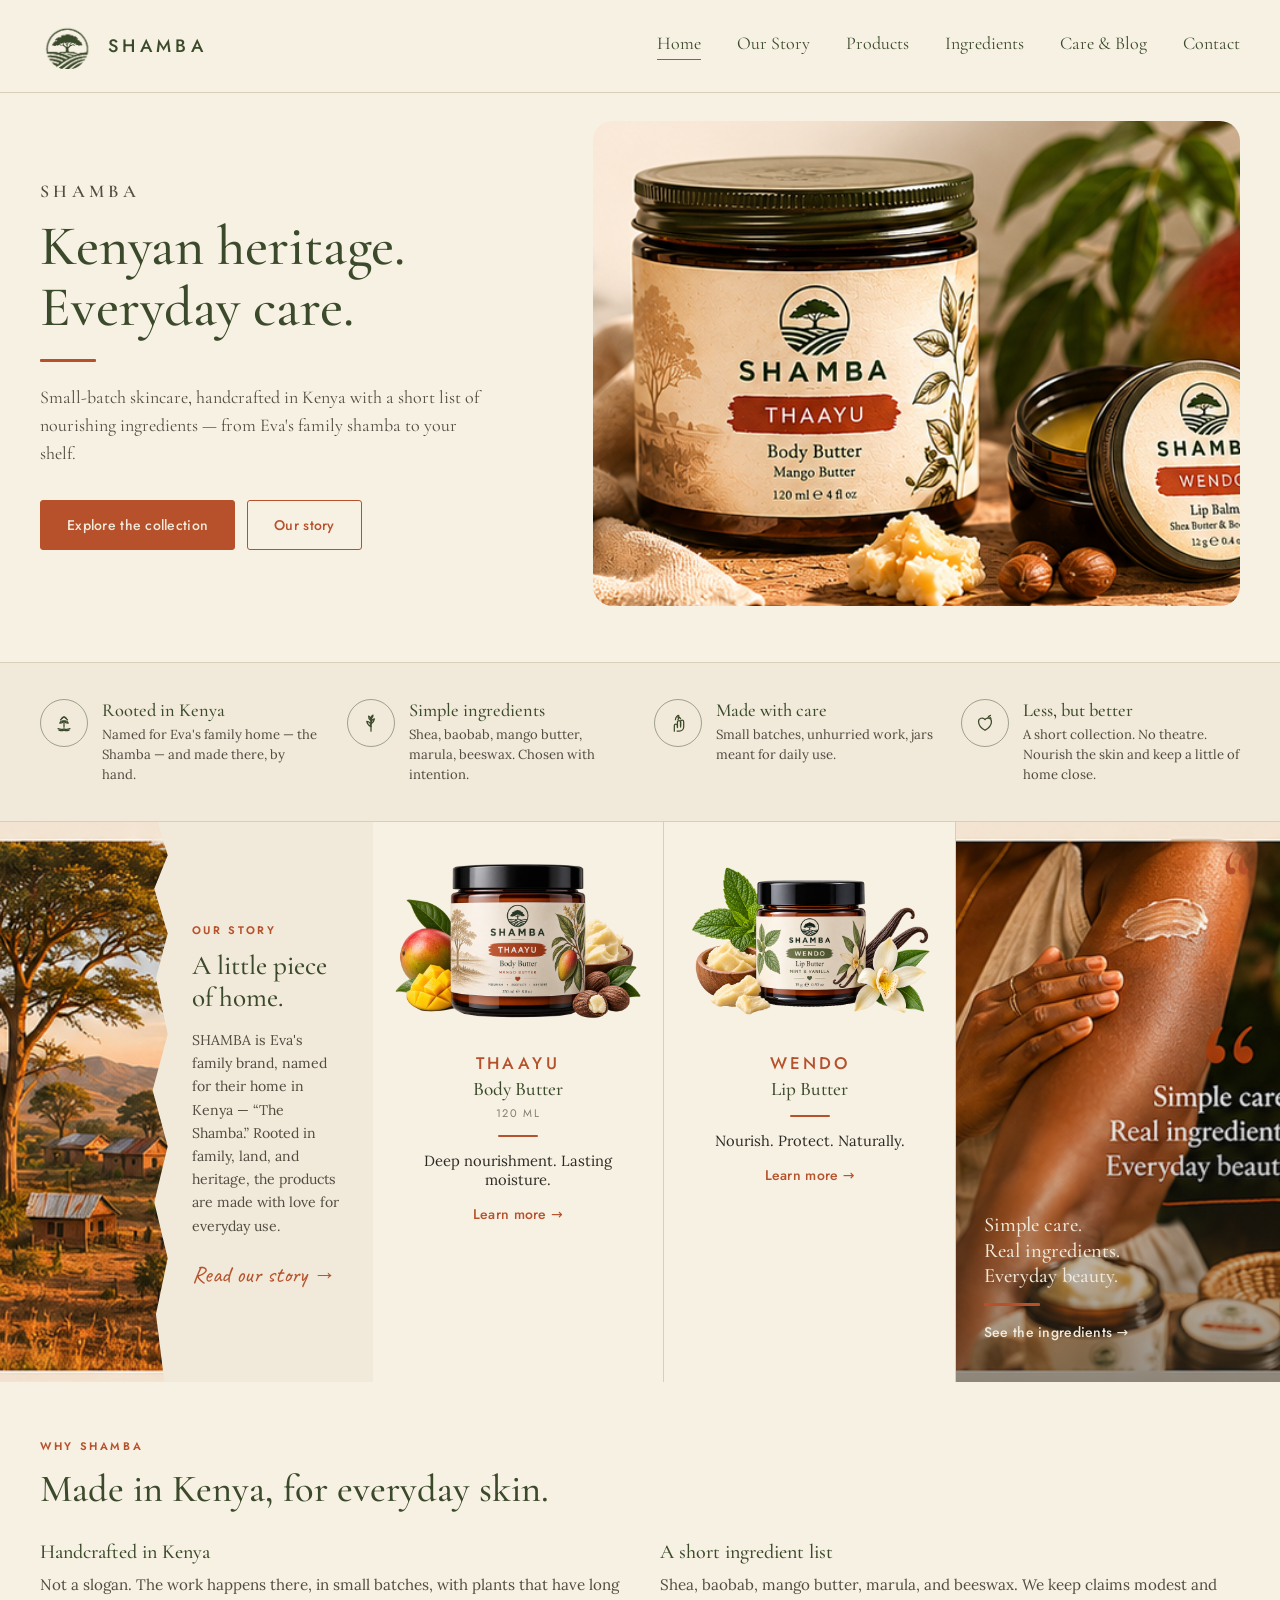
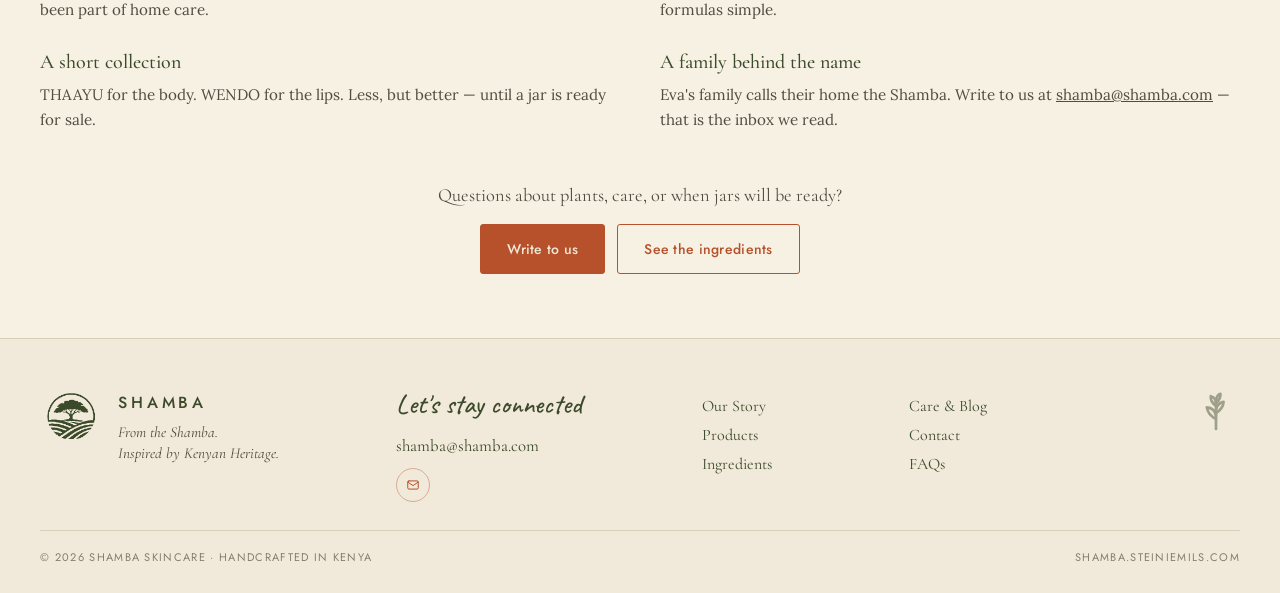
<file: index.html>
<!doctype html>
<html lang="en">
<head>
  <meta charset="utf-8">
  <meta name="viewport" content="width=device-width, initial-scale=1, viewport-fit=cover">
  <title>SHAMBA &mdash; Kenyan-inspired natural skincare</title>
  <meta name="description" content="Handcrafted in Kenya. THAAYU body butter and WENDO lip butter made with simple, nourishing ingredients.">
  <link rel="canonical" href="https://shamba.steiniemils.com/">
  <meta property="og:title" content="SHAMBA &mdash; Kenyan-inspired natural skincare">
  <meta property="og:description" content="Handcrafted in Kenya. Simple ingredients. Small-batch care from Eva's family shamba.">
  <meta property="og:image" content="https://shamba.steiniemils.com/assets/hero.jpg">
  <meta property="og:url" content="https://shamba.steiniemils.com/">
  <meta property="og:type" content="website">
  <link rel="preconnect" href="https://fonts.googleapis.com">
  <link rel="preconnect" href="https://fonts.gstatic.com" crossorigin>
  <link href="https://fonts.googleapis.com/css2?family=Caveat:wght@500;600&family=Cormorant+Garamond:ital,wght@0,400;0,500;0,600;1,400&family=Jost:wght@400;500;600&family=Lora:ital,wght@0,400;0,500;1,400&display=swap" rel="stylesheet">
  <link rel="stylesheet" href="styles.css?v=7">
  <link rel="icon" href="assets/favicon.png" type="image/png">
  <link rel="icon" href="assets/favicon-32.png" type="image/png" sizes="32x32">
  <link rel="apple-touch-icon" href="assets/apple-touch-icon.png">
</head>
<body data-page="home">
  <a class="skip" href="#main">Skip to content</a>
  <div class="nav-bar">
    <header class="nav">
      <a class="brand" href="index.html">
        <img src="assets/logo-mark.png" alt="" width="56" height="56">
        <span class="wordmark">SHAMBA</span>
      </a>
      <button class="nav-toggle" type="button" aria-label="Open menu" aria-expanded="false" aria-controls="site-nav">
        <span></span><span></span><span></span>
      </button>
      <nav class="nav-links" id="site-nav" aria-label="Primary">
        <a href="index.html" data-nav="home">Home</a>
        <a href="story.html" data-nav="story">Our Story</a>
        <a href="index.html#products" data-nav="products">Products</a>
        <a href="ingredients.html" data-nav="ingredients">Ingredients</a>
        <a href="care.html" data-nav="care">Care &amp; Blog</a>
        <a href="contact.html" data-nav="contact">Contact</a>
      </nav>
    </header>
  </div>

  <main id="main">
    <section class="hero">
      <div class="hero-copy">
        <p class="eyebrow">SHAMBA</p>
        <h1>Kenyan heritage.<br>Everyday care.</h1>
        <div class="rule" aria-hidden="true"></div>
        <p>Small-batch skincare, handcrafted in Kenya with a short list of nourishing ingredients &mdash; from Eva's family shamba to your shelf.</p>
        <div class="hero-actions">
          <a class="btn btn-fill" href="#products">Explore the collection</a>
          <a class="btn btn-ghost" href="story.html">Our story</a>
        </div>
      </div>
      <div class="hero-media">
        <img src="assets/hero.jpg" alt="THAAYU body butter and WENDO lip butter styled with mango, shea butter, and leaves" width="1200" height="900" fetchpriority="high" decoding="async">
      </div>
    </section>

    <section class="features" aria-label="SHAMBA principles">
      <div class="feature">
        <span class="feature-icon" aria-hidden="true">
          <img src="assets/icons/tree.svg" alt="" width="22" height="22">
        </span>
        <div>
          <h2>Rooted in Kenya</h2>
          <p>Named for Eva's family home &mdash; the Shamba &mdash; and made there, by hand.</p>
        </div>
      </div>
      <div class="feature">
        <span class="feature-icon" aria-hidden="true">
          <img src="assets/icons/sprig.svg" alt="" width="22" height="22">
        </span>
        <div>
          <h2>Simple ingredients</h2>
          <p>Shea, baobab, mango butter, marula, beeswax. Chosen with intention.</p>
        </div>
      </div>
      <div class="feature">
        <span class="feature-icon" aria-hidden="true">
          <img src="assets/icons/hand-leaf.svg" alt="" width="22" height="22">
        </span>
        <div>
          <h2>Made with care</h2>
          <p>Small batches, unhurried work, jars meant for daily use.</p>
        </div>
      </div>
      <div class="feature">
        <span class="feature-icon" aria-hidden="true">
          <img src="assets/icons/heart-vine.svg" alt="" width="22" height="22">
        </span>
        <div>
          <h2>Less, but better</h2>
          <p>A short collection. No theatre. Nourish the skin and keep a little of home close.</p>
        </div>
      </div>
    </section>

    <section class="showcase" id="products" aria-labelledby="collection-heading">
      <h2 class="visually-hidden" id="collection-heading">The collection</h2>
      <article class="story" id="story">
        <img class="story-photo" src="assets/story-landscape.jpg" alt="Sunset over a Kenyan landscape with acacia trees and homesteads" width="900" height="560" loading="lazy" decoding="async">
        <div class="story-copy">
          <p class="eyebrow">Our Story</p>
          <h2>A little piece of home.</h2>
          <p>SHAMBA is Eva's family brand, named for their home in Kenya &mdash; &ldquo;The Shamba.&rdquo; Rooted in family, land, and heritage, the products are made with love for everyday use.</p>
          <a class="script-link" href="story.html">Read our story &rarr;</a>
        </div>
      </article>

      <article class="product" id="thaayu">
        <div class="product-media">
          <img class="studio" src="assets/thaayu-studio.png" alt="THAAYU body butter jar with mango and shea" width="1536" height="1024" loading="lazy" decoding="async">
        </div>
        <p class="product-name">THAAYU</p>
        <p class="product-kind">Body Butter</p>
        <p class="product-size">120 ml</p>
        <div class="rule rule-center" aria-hidden="true"></div>
        <p class="product-tagline">Deep nourishment. Lasting moisture.</p>
        <a class="shop" href="thaayu.html">Learn more &rarr;</a>
      </article>

      <article class="product" id="wendo">
        <div class="product-media">
          <img class="studio" src="assets/wendo-studio.png" alt="WENDO lip butter jar with shea and botanicals" width="1536" height="1024" loading="lazy" decoding="async">
        </div>
        <p class="product-name">WENDO</p>
        <p class="product-kind">Lip Butter</p>
        <div class="rule rule-center" aria-hidden="true"></div>
        <p class="product-tagline">Nourish. Protect. Naturally.</p>
        <a class="shop" href="wendo.html">Learn more &rarr;</a>
      </article>

      <figure class="quote-panel">
        <img src="assets/lifestyle-model.jpg" alt="Smoothing SHAMBA cream onto skin, wearing a gold Africa pendant" width="800" height="1000" loading="lazy" decoding="async">
        <figcaption>
          <span class="quote-mark" aria-hidden="true">&ldquo;</span>
          <p>Simple care.<br>Real ingredients.<br>Everyday beauty.</p>
          <span class="rule" aria-hidden="true"></span>
          <a class="shop" href="ingredients.html">See the ingredients &rarr;</a>
        </figcaption>
      </figure>
    </section>

    <section class="why" aria-labelledby="why-heading">
      <p class="eyebrow">Why SHAMBA</p>
      <h2 id="why-heading">Made in Kenya, for everyday skin.</h2>
      <div class="why-grid">
        <div>
          <h3>Handcrafted in Kenya</h3>
          <p>Not a slogan. The work happens there, in small batches, with plants that have long been part of home care.</p>
        </div>
        <div>
          <h3>A short ingredient list</h3>
          <p>Shea, baobab, mango butter, marula, and beeswax. We keep claims modest and formulas simple.</p>
        </div>
        <div>
          <h3>A short collection</h3>
          <p>THAAYU for the body. WENDO for the lips. Less, but better &mdash; until a jar is ready for sale.</p>
        </div>
        <div>
          <h3>A family behind the name</h3>
          <p>Eva's family calls their home the Shamba. Write to us at <a href="mailto:shamba@shamba.com">shamba@shamba.com</a> &mdash; that is the inbox we read.</p>
        </div>
      </div>
    </section>

    <div class="band">
      <p>Questions about plants, care, or when jars will be ready?</p>
      <div class="band-actions">
        <a class="btn btn-fill" href="contact.html">Write to us</a>
        <a class="btn btn-ghost" href="ingredients.html">See the ingredients</a>
      </div>
    </div>
  </main>

  <footer class="footer" id="contact">
    <div class="footer-inner">
      <div class="footer-brand">
        <img src="assets/logo-mark.png" alt="" width="64" height="64">
        <div>
          <p class="footer-name wordmark">SHAMBA</p>
          <p class="footer-tag">From the Shamba.<br>Inspired by Kenyan Heritage.</p>
        </div>
      </div>

      <div>
        <h2 class="footer-script">Let's stay connected</h2>
        <p class="footer-email"><a href="mailto:shamba@shamba.com">shamba@shamba.com</a></p>
        <div class="social">
          <a href="mailto:shamba@shamba.com" aria-label="Email SHAMBA">
            <svg viewBox="0 0 24 24"><rect x="3" y="5" width="18" height="14" rx="2" /><path d="m3 7 9 6 9-6" /></svg>
          </a>
        </div>
      </div>

      <ul>
        <li><a href="story.html">Our Story</a></li>
        <li><a href="index.html#products">Products</a></li>
        <li><a href="ingredients.html">Ingredients</a></li>
      </ul>
      <ul>
        <li><a href="care.html">Care &amp; Blog</a></li>
        <li><a href="contact.html">Contact</a></li>
        <li><a href="faqs.html">FAQs</a></li>
      </ul>

      <div class="footer-leaf" aria-hidden="true">
        <img src="assets/icons/sprig.svg" alt="" width="48" height="48">
      </div>
    </div>

    <div class="footer-bottom">
      <p>&copy; 2026 SHAMBA Skincare &middot; Handcrafted in Kenya</p>
      <p><a href="https://shamba.steiniemils.com">shamba.steiniemils.com</a></p>
    </div>
  </footer>

  <script src="script.js?v=4"></script>
</body>
</html>
</file>
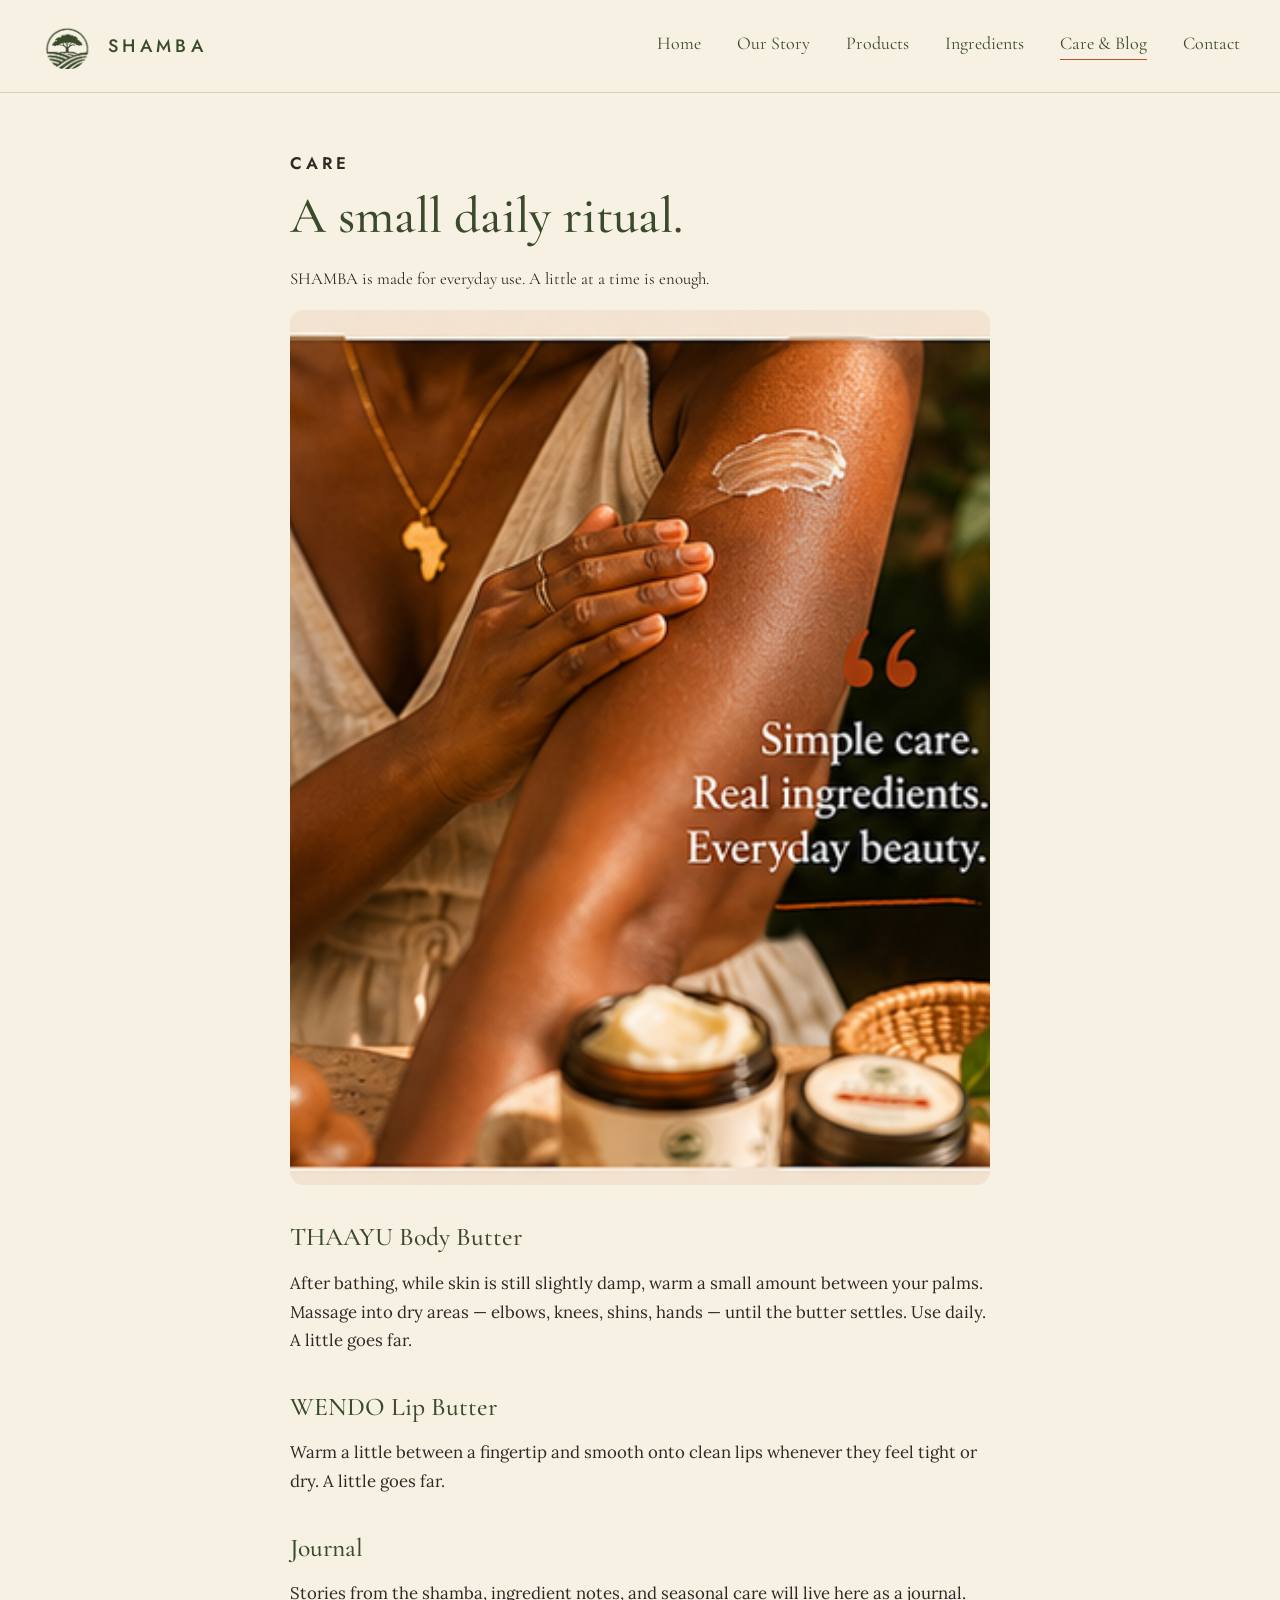
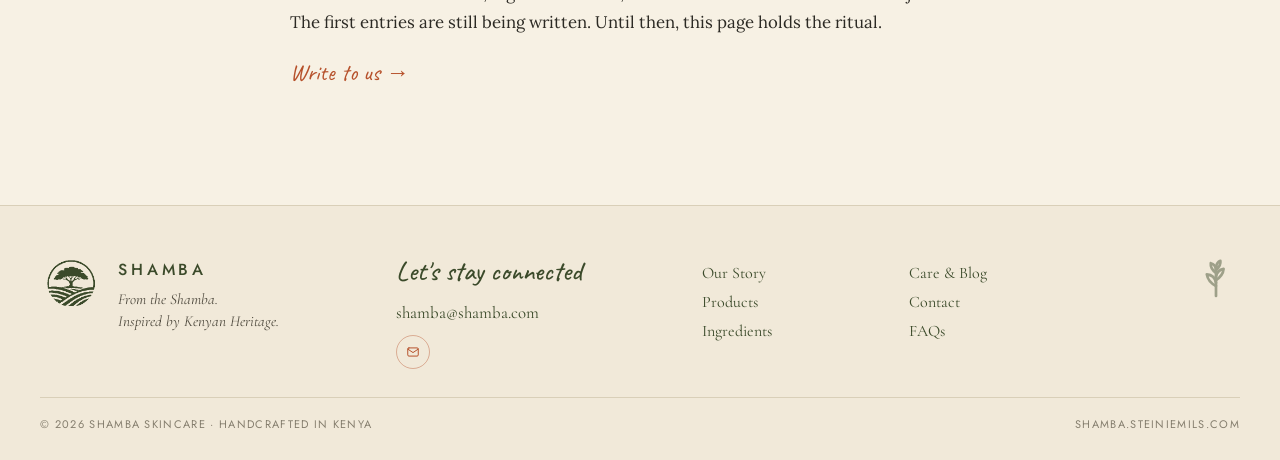
<file: care.html>
<!doctype html>
<html lang="en">
<head>
  <meta charset="utf-8">
  <meta name="viewport" content="width=device-width, initial-scale=1, viewport-fit=cover">
  <title>Care &mdash; How to use THAAYU and WENDO</title>
  <meta name="description" content="How to use THAAYU body butter and WENDO lip butter. A small daily ritual, not a routine of many steps.">
  <link rel="canonical" href="https://shamba.steiniemils.com/care">
  <meta property="og:title" content="Care &mdash; SHAMBA">
  <meta property="og:description" content="A small daily ritual for THAAYU and WENDO.">
  <meta property="og:image" content="https://shamba.steiniemils.com/assets/lifestyle-model.jpg">
  <meta property="og:url" content="https://shamba.steiniemils.com/care">
  <link rel="preconnect" href="https://fonts.googleapis.com">
  <link rel="preconnect" href="https://fonts.gstatic.com" crossorigin>
  <link href="https://fonts.googleapis.com/css2?family=Caveat:wght@500;600&family=Cormorant+Garamond:ital,wght@0,400;0,500;0,600;1,400&family=Jost:wght@400;500;600&family=Lora:ital,wght@0,400;0,500;1,400&display=swap" rel="stylesheet">
  <link rel="stylesheet" href="styles.css?v=7">
  <link rel="icon" href="assets/favicon.png" type="image/png">
  <link rel="apple-touch-icon" href="assets/apple-touch-icon.png">
</head>
<body data-page="care">
  <a class="skip" href="#main">Skip to content</a>
  <div class="nav-bar">
    <header class="nav">
      <a class="brand" href="index.html">
        <img src="assets/logo-mark.png" alt="" width="56" height="56">
        <span class="wordmark">SHAMBA</span>
      </a>
      <button class="nav-toggle" type="button" aria-label="Open menu" aria-expanded="false" aria-controls="site-nav">
        <span></span><span></span><span></span>
      </button>
      <nav class="nav-links" id="site-nav" aria-label="Primary">
        <a href="index.html" data-nav="home">Home</a>
        <a href="story.html" data-nav="story">Our Story</a>
        <a href="index.html#products" data-nav="products">Products</a>
        <a href="ingredients.html" data-nav="ingredients">Ingredients</a>
        <a href="care.html" data-nav="care">Care &amp; Blog</a>
        <a href="contact.html" data-nav="contact">Contact</a>
      </nav>
    </header>
  </div>

  <main id="main" class="page">
    <p class="eyebrow">Care</p>
    <h1>A small daily ritual.</h1>
    <p class="page-lead">SHAMBA is made for everyday use. A little at a time is enough.</p>

    <figure class="page-photo page-photo-tall">
      <img src="assets/lifestyle-model.jpg" alt="Smoothing SHAMBA cream onto skin, wearing a gold Africa pendant" width="900" height="1125" loading="lazy" decoding="async">
    </figure>

    <h2>THAAYU Body Butter</h2>
    <p>After bathing, while skin is still slightly damp, warm a small amount between your palms. Massage into dry areas &mdash; elbows, knees, shins, hands &mdash; until the butter settles. Use daily. A little goes far.</p>

    <h2>WENDO Lip Butter</h2>
    <p>Warm a little between a fingertip and smooth onto clean lips whenever they feel tight or dry. A little goes far.</p>

    <h2>Journal</h2>
    <p>Stories from the shamba, ingredient notes, and seasonal care will live here as a journal. The first entries are still being written. Until then, this page holds the ritual.</p>
    <p><a class="script-link" href="contact.html">Write to us &rarr;</a></p>
  </main>

  <footer class="footer">
    <div class="footer-inner">
      <div class="footer-brand">
        <img src="assets/logo-mark.png" alt="" width="64" height="64">
        <div>
          <p class="footer-name wordmark">SHAMBA</p>
          <p class="footer-tag">From the Shamba.<br>Inspired by Kenyan Heritage.</p>
        </div>
      </div>
      <div>
        <h2 class="footer-script">Let's stay connected</h2>
        <p class="footer-email"><a href="mailto:shamba@shamba.com">shamba@shamba.com</a></p>
        <div class="social">
          <a href="mailto:shamba@shamba.com" aria-label="Email SHAMBA">
            <svg viewBox="0 0 24 24"><rect x="3" y="5" width="18" height="14" rx="2" /><path d="m3 7 9 6 9-6" /></svg>
          </a>
        </div>
      </div>
      <ul>
        <li><a href="story.html">Our Story</a></li>
        <li><a href="index.html#products">Products</a></li>
        <li><a href="ingredients.html">Ingredients</a></li>
      </ul>
      <ul>
        <li><a href="care.html">Care &amp; Blog</a></li>
        <li><a href="contact.html">Contact</a></li>
        <li><a href="faqs.html">FAQs</a></li>
      </ul>
      <div class="footer-leaf" aria-hidden="true">
        <img src="assets/icons/sprig.svg" alt="" width="48" height="48">
      </div>
    </div>
    <div class="footer-bottom">
      <p>&copy; 2026 SHAMBA Skincare &middot; Handcrafted in Kenya</p>
      <p><a href="https://shamba.steiniemils.com">shamba.steiniemils.com</a></p>
    </div>
  </footer>
  <script src="script.js?v=4"></script>
</body>
</html>
</file>
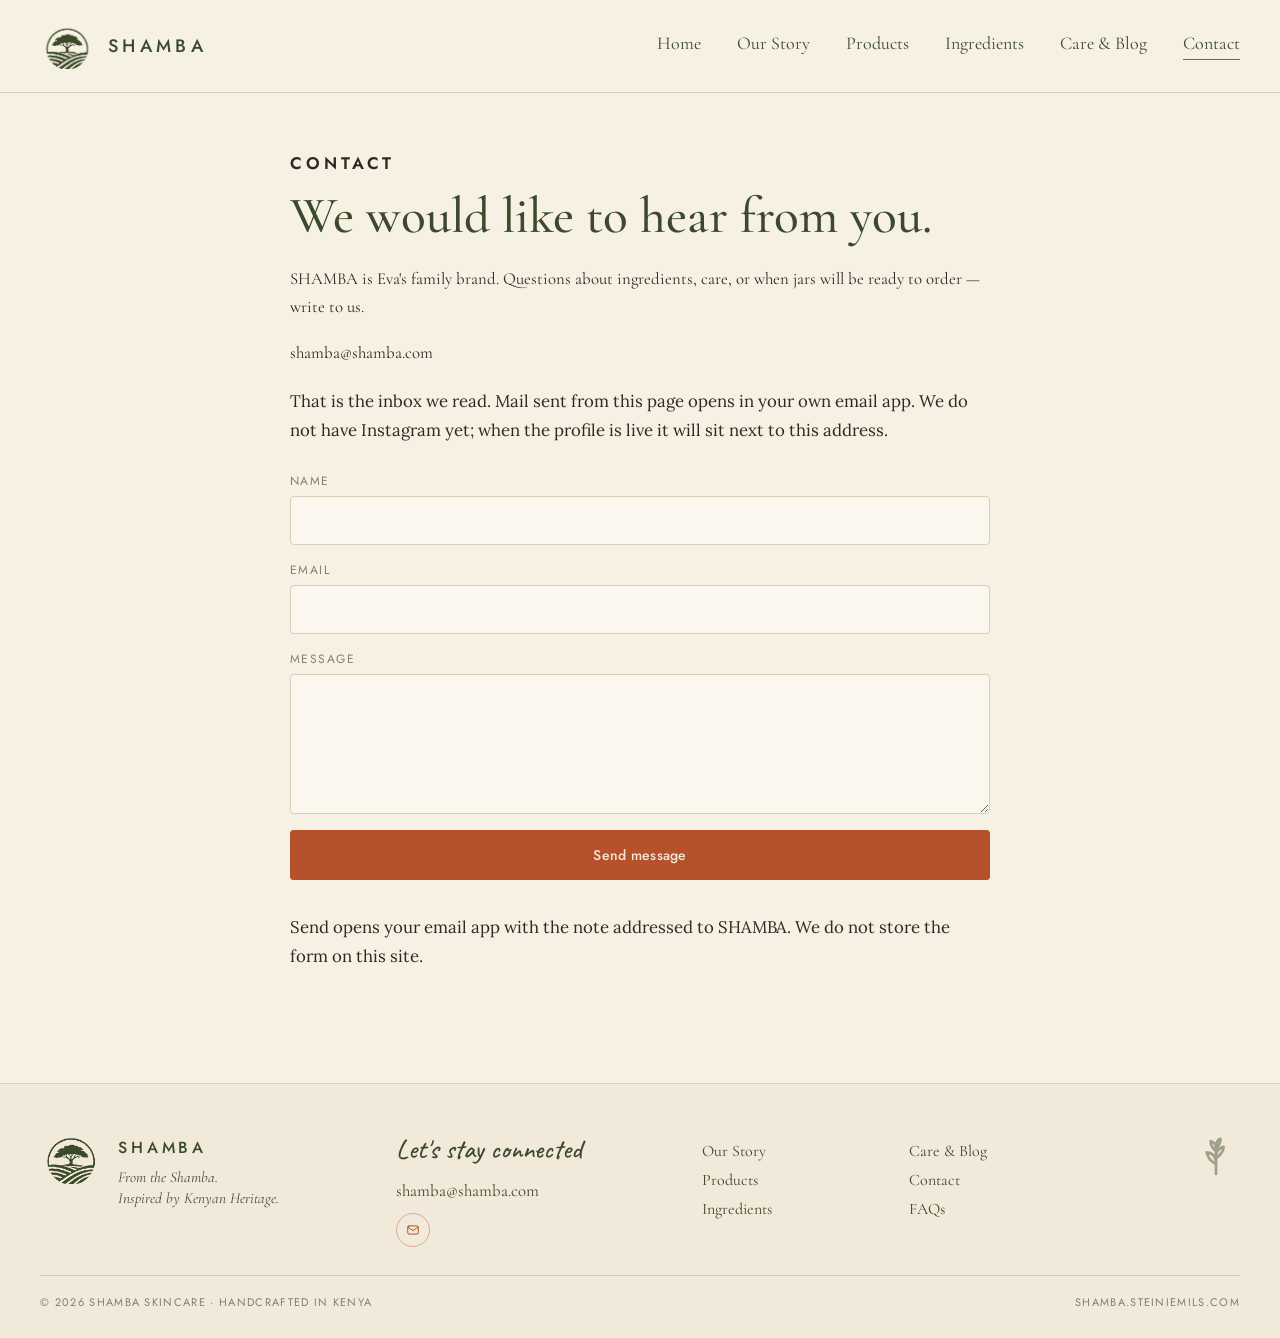
<file: contact.html>
<!doctype html>
<html lang="en">
<head>
  <meta charset="utf-8">
  <meta name="viewport" content="width=device-width, initial-scale=1, viewport-fit=cover">
  <title>Contact Eva at SHAMBA</title>
  <meta name="description" content="Write to Eva's family brand SHAMBA at shamba@shamba.com about THAAYU, WENDO, ingredients, or when jars will be ready.">
  <link rel="canonical" href="https://shamba.steiniemils.com/contact">
  <meta property="og:title" content="Contact &mdash; SHAMBA">
  <meta property="og:description" content="Write to SHAMBA about products, ingredients, or orders.">
  <meta property="og:image" content="https://shamba.steiniemils.com/assets/hero.jpg">
  <meta property="og:url" content="https://shamba.steiniemils.com/contact">
  <link rel="preconnect" href="https://fonts.googleapis.com">
  <link rel="preconnect" href="https://fonts.gstatic.com" crossorigin>
  <link href="https://fonts.googleapis.com/css2?family=Caveat:wght@500;600&family=Cormorant+Garamond:ital,wght@0,400;0,500;0,600;1,400&family=Jost:wght@400;500;600&family=Lora:ital,wght@0,400;0,500;1,400&display=swap" rel="stylesheet">
  <link rel="stylesheet" href="styles.css?v=7">
  <link rel="icon" href="assets/favicon.png" type="image/png">
  <link rel="apple-touch-icon" href="assets/apple-touch-icon.png">
</head>
<body data-page="contact">
  <a class="skip" href="#main">Skip to content</a>
  <div class="nav-bar">
    <header class="nav">
      <a class="brand" href="index.html">
        <img src="assets/logo-mark.png" alt="" width="56" height="56">
        <span class="wordmark">SHAMBA</span>
      </a>
      <button class="nav-toggle" type="button" aria-label="Open menu" aria-expanded="false" aria-controls="site-nav">
        <span></span><span></span><span></span>
      </button>
      <nav class="nav-links" id="site-nav" aria-label="Primary">
        <a href="index.html" data-nav="home">Home</a>
        <a href="story.html" data-nav="story">Our Story</a>
        <a href="index.html#products" data-nav="products">Products</a>
        <a href="ingredients.html" data-nav="ingredients">Ingredients</a>
        <a href="care.html" data-nav="care">Care &amp; Blog</a>
        <a href="contact.html" data-nav="contact">Contact</a>
      </nav>
    </header>
  </div>

  <main id="main" class="page">
    <p class="eyebrow">Contact</p>
    <h1>We would like to hear from you.</h1>
    <p class="page-lead">SHAMBA is Eva's family brand. Questions about ingredients, care, or when jars will be ready to order &mdash; write to us.</p>
    <p class="contact-address"><a href="mailto:shamba@shamba.com">shamba@shamba.com</a></p>
    <p>That is the inbox we read. Mail sent from this page opens in your own email app. We do not have Instagram yet; when the profile is live it will sit next to this address.</p>

    <form class="contact-form" action="mailto:shamba@shamba.com" method="post" enctype="text/plain">
      <label>Name
        <input type="text" name="name" autocomplete="name" required>
      </label>
      <label>Email
        <input type="email" name="email" autocomplete="email" required>
      </label>
      <label>Message
        <textarea name="message" required></textarea>
      </label>
      <button class="btn btn-fill" type="submit">Send message</button>
      <p class="form-note">Send opens your email app with the note addressed to SHAMBA. We do not store the form on this site.</p>
    </form>
  </main>

  <footer class="footer">
    <div class="footer-inner">
      <div class="footer-brand">
        <img src="assets/logo-mark.png" alt="" width="64" height="64">
        <div>
          <p class="footer-name wordmark">SHAMBA</p>
          <p class="footer-tag">From the Shamba.<br>Inspired by Kenyan Heritage.</p>
        </div>
      </div>
      <div>
        <h2 class="footer-script">Let's stay connected</h2>
        <p class="footer-email"><a href="mailto:shamba@shamba.com">shamba@shamba.com</a></p>
        <div class="social">
          <a href="mailto:shamba@shamba.com" aria-label="Email SHAMBA">
            <svg viewBox="0 0 24 24"><rect x="3" y="5" width="18" height="14" rx="2" /><path d="m3 7 9 6 9-6" /></svg>
          </a>
        </div>
      </div>
      <ul>
        <li><a href="story.html">Our Story</a></li>
        <li><a href="index.html#products">Products</a></li>
        <li><a href="ingredients.html">Ingredients</a></li>
      </ul>
      <ul>
        <li><a href="care.html">Care &amp; Blog</a></li>
        <li><a href="contact.html">Contact</a></li>
        <li><a href="faqs.html">FAQs</a></li>
      </ul>
      <div class="footer-leaf" aria-hidden="true">
        <img src="assets/icons/sprig.svg" alt="" width="48" height="48">
      </div>
    </div>
    <div class="footer-bottom">
      <p>&copy; 2026 SHAMBA Skincare &middot; Handcrafted in Kenya</p>
      <p><a href="https://shamba.steiniemils.com">shamba.steiniemils.com</a></p>
    </div>
  </footer>
  <script src="script.js?v=4"></script>
</body>
</html>
</file>
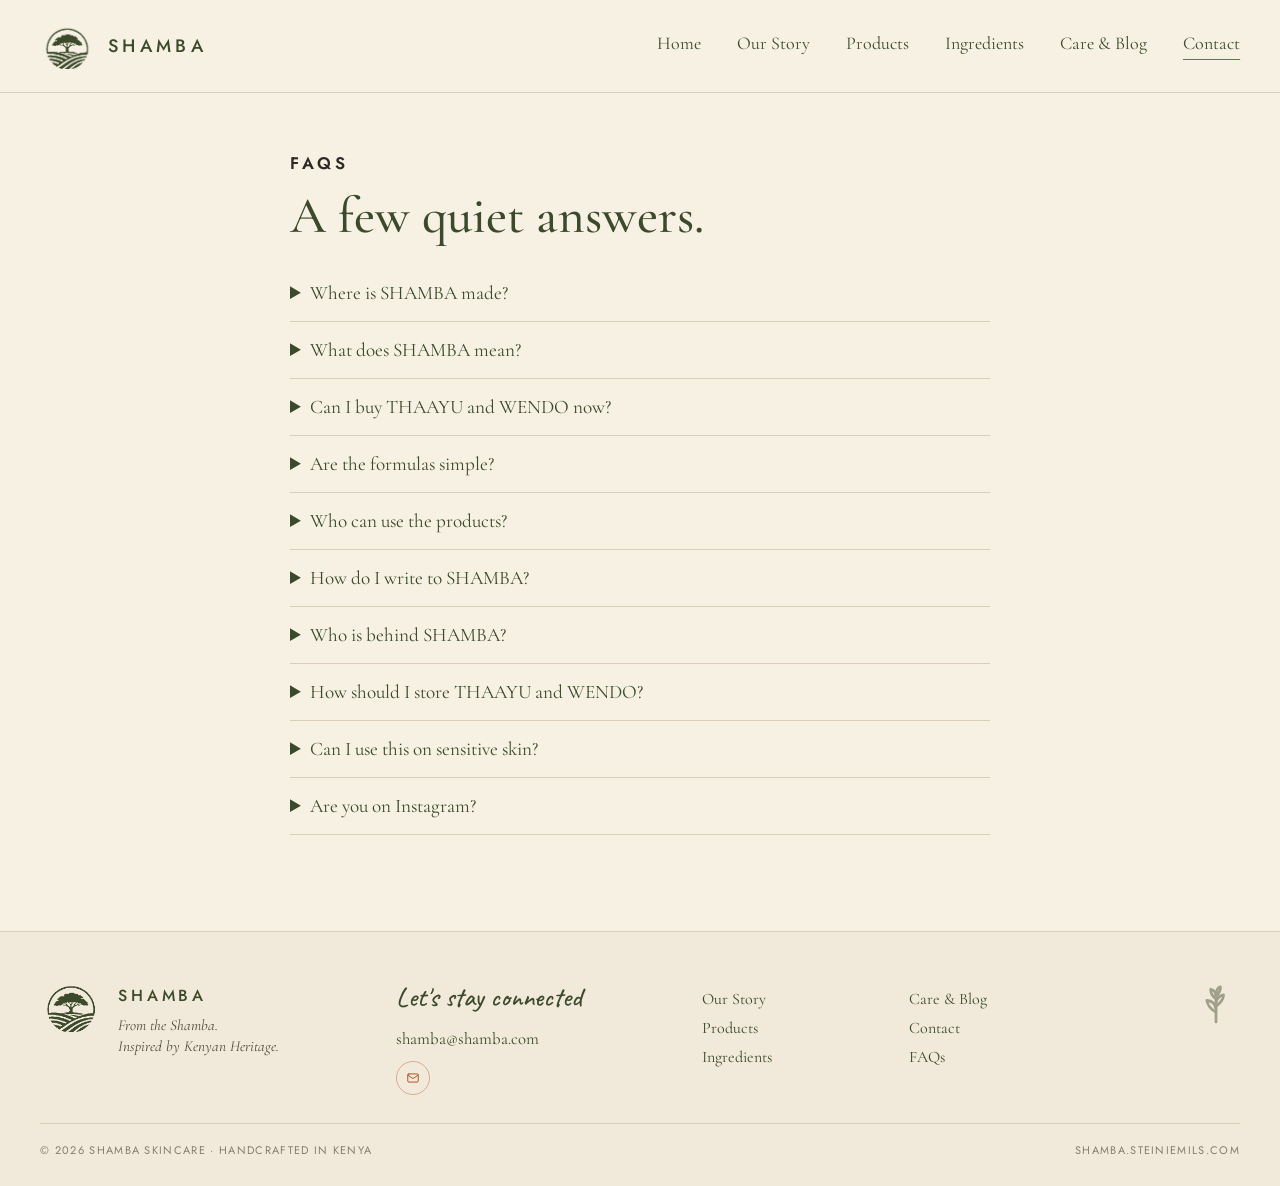
<file: faqs.html>
<!doctype html>
<html lang="en">
<head>
  <meta charset="utf-8">
  <meta name="viewport" content="width=device-width, initial-scale=1, viewport-fit=cover">
  <title>FAQs &mdash; SHAMBA Kenyan-inspired skincare</title>
  <meta name="description" content="Where SHAMBA is made, what the name means, how to store THAAYU and WENDO, and how to write to Eva's family.">
  <link rel="canonical" href="https://shamba.steiniemils.com/faqs">
  <meta property="og:title" content="FAQs &mdash; SHAMBA">
  <meta property="og:description" content="Answers about SHAMBA skincare, ingredients, and orders.">
  <meta property="og:image" content="https://shamba.steiniemils.com/assets/hero.jpg">
  <meta property="og:url" content="https://shamba.steiniemils.com/faqs">
  <link rel="preconnect" href="https://fonts.googleapis.com">
  <link rel="preconnect" href="https://fonts.gstatic.com" crossorigin>
  <link href="https://fonts.googleapis.com/css2?family=Caveat:wght@500;600&family=Cormorant+Garamond:ital,wght@0,400;0,500;0,600;1,400&family=Jost:wght@400;500;600&family=Lora:ital,wght@0,400;0,500;1,400&display=swap" rel="stylesheet">
  <link rel="stylesheet" href="styles.css?v=7">
  <link rel="icon" href="assets/favicon.png" type="image/png">
  <link rel="apple-touch-icon" href="assets/apple-touch-icon.png">
</head>
<body data-page="faqs">
  <a class="skip" href="#main">Skip to content</a>
  <div class="nav-bar">
    <header class="nav">
      <a class="brand" href="index.html">
        <img src="assets/logo-mark.png" alt="" width="56" height="56">
        <span class="wordmark">SHAMBA</span>
      </a>
      <button class="nav-toggle" type="button" aria-label="Open menu" aria-expanded="false" aria-controls="site-nav">
        <span></span><span></span><span></span>
      </button>
      <nav class="nav-links" id="site-nav" aria-label="Primary">
        <a href="index.html" data-nav="home">Home</a>
        <a href="story.html" data-nav="story">Our Story</a>
        <a href="index.html#products" data-nav="products">Products</a>
        <a href="ingredients.html" data-nav="ingredients">Ingredients</a>
        <a href="care.html" data-nav="care">Care &amp; Blog</a>
        <a href="contact.html" data-nav="contact">Contact</a>
      </nav>
    </header>
  </div>

  <main id="main" class="page">
    <p class="eyebrow">FAQs</p>
    <h1>A few quiet answers.</h1>
    <div class="faq">
      <details>
        <summary>Where is SHAMBA made?</summary>
        <p>Handcrafted in Kenya, in small batches, with care for the land that inspired the name.</p>
      </details>
      <details>
        <summary>What does SHAMBA mean?</summary>
        <p>Shamba means &ldquo;farm&rdquo; in Swahili. Eva's family uses the word for home &mdash; the land, the trees, and the daily work of care.</p>
      </details>
      <details>
        <summary>Can I buy THAAYU and WENDO now?</summary>
        <p>Not yet from this site. We are preparing to take orders. Write to us and we will tell you when jars are ready.</p>
      </details>
      <details>
        <summary>Are the formulas simple?</summary>
        <p>Yes. We use a short list of nourishing ingredients &mdash; shea, baobab, mango butter, marula, beeswax &mdash; chosen with intention. See the ingredients page for more.</p>
      </details>
      <details>
        <summary>Who can use the products?</summary>
        <p>THAAYU is made for all skin types, especially skin that feels dry. WENDO is for everyday lip care. If you have a known allergy, read the ingredients first and write to us if you are unsure.</p>
      </details>
      <details>
        <summary>How do I write to SHAMBA?</summary>
        <p>Email <a href="mailto:shamba@shamba.com">shamba@shamba.com</a>, or use the form on the contact page. That is the address we read.</p>
      </details>
      <details>
        <summary>Who is behind SHAMBA?</summary>
        <p>Eva's family. The brand is named for their home in Kenya &mdash; the Shamba. Write to us at <a href="mailto:shamba@shamba.com">shamba@shamba.com</a>.</p>
      </details>
      <details>
        <summary>How should I store THAAYU and WENDO?</summary>
        <p>Keep them in a cool, dry place with the lid on. Avoid leaving a jar in strong heat or direct sun for long stretches.</p>
      </details>
      <details>
        <summary>Can I use this on sensitive skin?</summary>
        <p>THAAYU is made for all skin types, especially skin that feels dry. WENDO is for everyday lip care. We do not claim the formulas are hypoallergenic. If your skin is easily irritated, patch-test a little on the inner arm first, and read the ingredients. Write to us if you are unsure.</p>
      </details>
      <details>
        <summary>Are you on Instagram?</summary>
        <p>Not yet. We will add the profile here when it exists, rather than linking to an empty page.</p>
      </details>
    </div>
  </main>

  <footer class="footer">
    <div class="footer-inner">
      <div class="footer-brand">
        <img src="assets/logo-mark.png" alt="" width="64" height="64">
        <div>
          <p class="footer-name wordmark">SHAMBA</p>
          <p class="footer-tag">From the Shamba.<br>Inspired by Kenyan Heritage.</p>
        </div>
      </div>
      <div>
        <h2 class="footer-script">Let's stay connected</h2>
        <p class="footer-email"><a href="mailto:shamba@shamba.com">shamba@shamba.com</a></p>
        <div class="social">
          <a href="mailto:shamba@shamba.com" aria-label="Email SHAMBA">
            <svg viewBox="0 0 24 24"><rect x="3" y="5" width="18" height="14" rx="2" /><path d="m3 7 9 6 9-6" /></svg>
          </a>
        </div>
      </div>
      <ul>
        <li><a href="story.html">Our Story</a></li>
        <li><a href="index.html#products">Products</a></li>
        <li><a href="ingredients.html">Ingredients</a></li>
      </ul>
      <ul>
        <li><a href="care.html">Care &amp; Blog</a></li>
        <li><a href="contact.html">Contact</a></li>
        <li><a href="faqs.html">FAQs</a></li>
      </ul>
      <div class="footer-leaf" aria-hidden="true">
        <img src="assets/icons/sprig.svg" alt="" width="48" height="48">
      </div>
    </div>
    <div class="footer-bottom">
      <p>&copy; 2026 SHAMBA Skincare &middot; Handcrafted in Kenya</p>
      <p><a href="https://shamba.steiniemils.com">shamba.steiniemils.com</a></p>
    </div>
  </footer>
  <script src="script.js?v=4"></script>
</body>
</html>
</file>
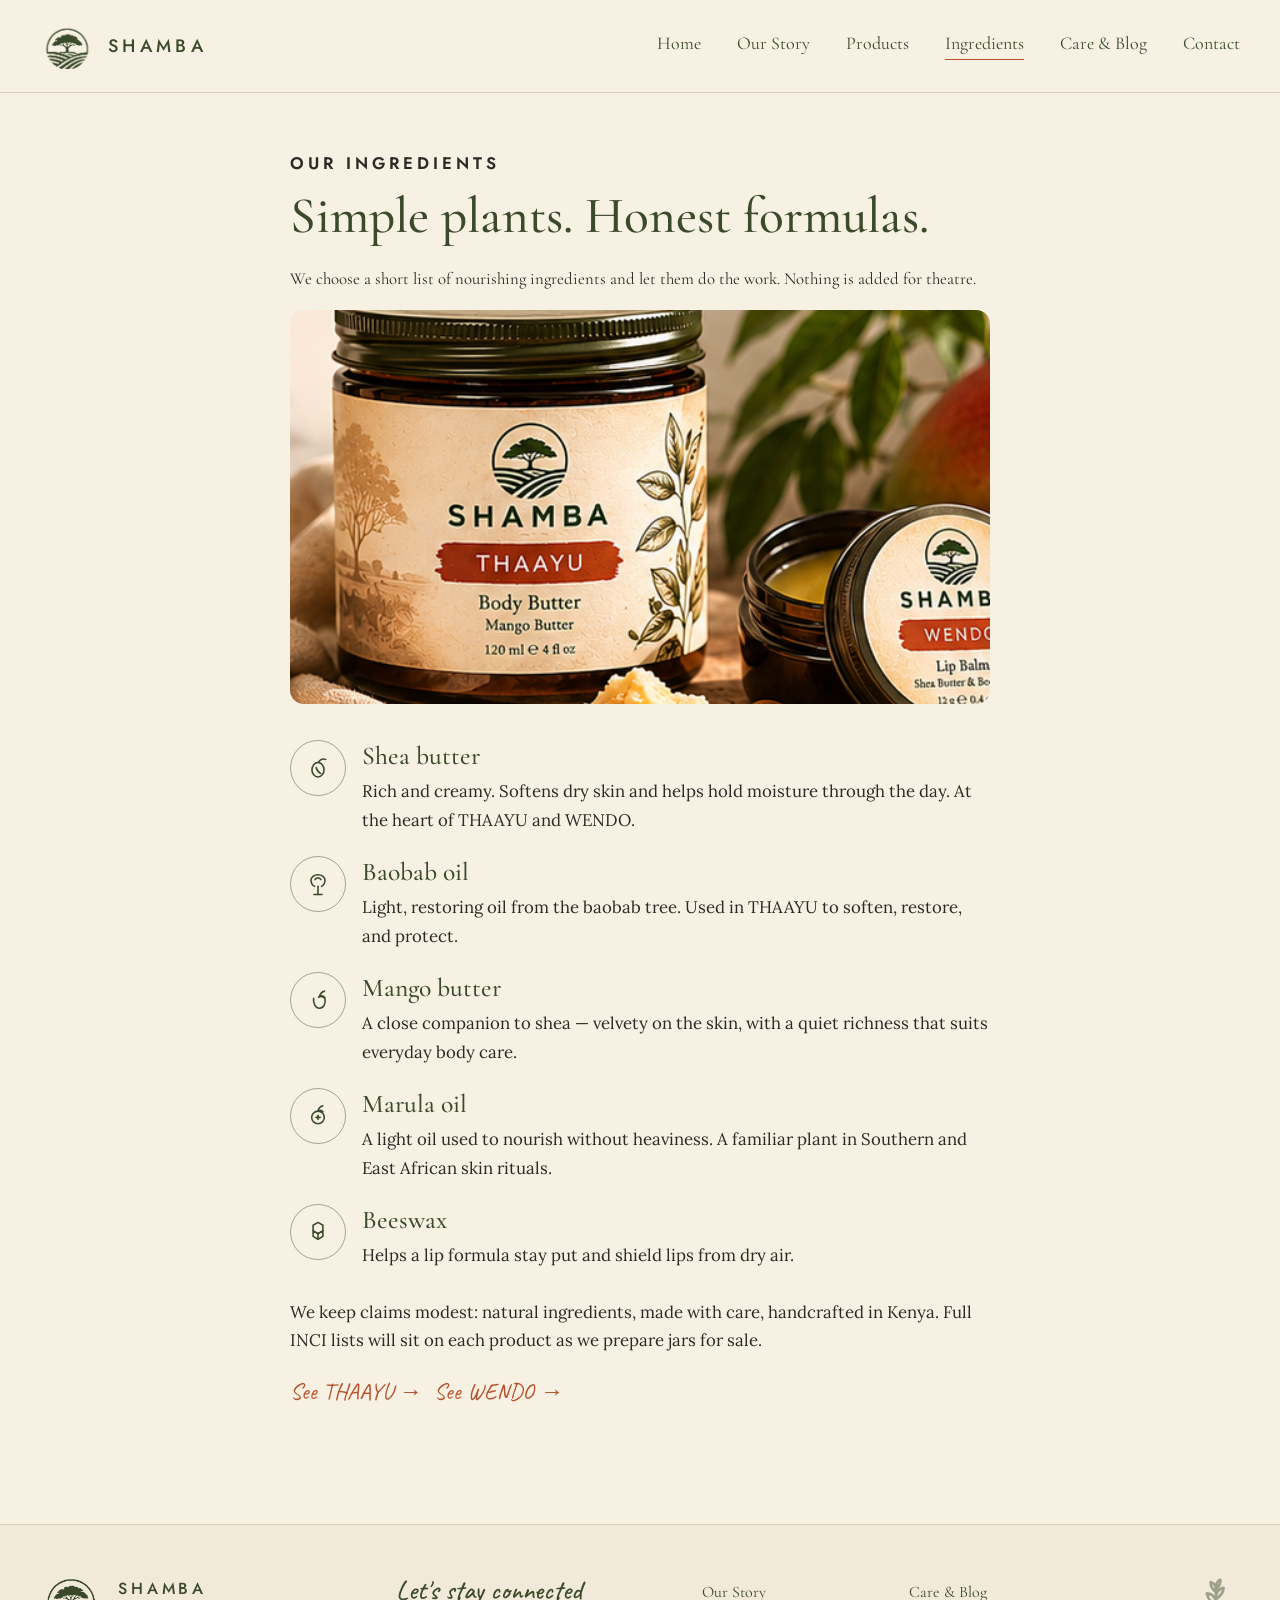
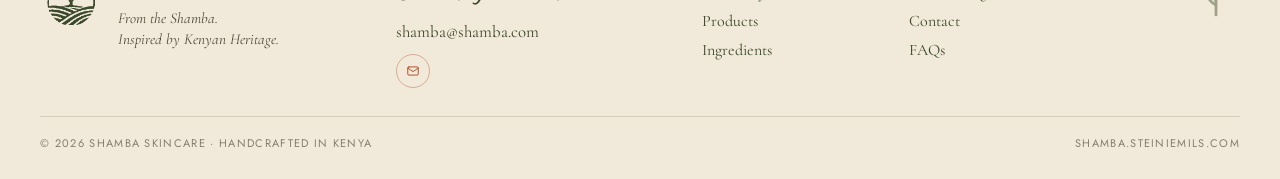
<file: ingredients.html>
<!doctype html>
<html lang="en">
<head>
  <meta charset="utf-8">
  <meta name="viewport" content="width=device-width, initial-scale=1, viewport-fit=cover">
  <title>Ingredients &mdash; SHAMBA Kenyan-inspired skincare</title>
  <meta name="description" content="Shea butter, baobab oil, mango butter, marula oil, and beeswax &mdash; the short list behind THAAYU and WENDO.">
  <link rel="canonical" href="https://shamba.steiniemils.com/ingredients">
  <meta property="og:title" content="Ingredients &mdash; SHAMBA">
  <meta property="og:description" content="Simple, nourishing ingredients chosen with intention.">
  <meta property="og:image" content="https://shamba.steiniemils.com/assets/hero.jpg">
  <meta property="og:url" content="https://shamba.steiniemils.com/ingredients">
  <link rel="preconnect" href="https://fonts.googleapis.com">
  <link rel="preconnect" href="https://fonts.gstatic.com" crossorigin>
  <link href="https://fonts.googleapis.com/css2?family=Caveat:wght@500;600&family=Cormorant+Garamond:ital,wght@0,400;0,500;0,600;1,400&family=Jost:wght@400;500;600&family=Lora:ital,wght@0,400;0,500;1,400&display=swap" rel="stylesheet">
  <link rel="stylesheet" href="styles.css?v=7">
  <link rel="icon" href="assets/favicon.png" type="image/png">
  <link rel="apple-touch-icon" href="assets/apple-touch-icon.png">
</head>
<body data-page="ingredients">
  <a class="skip" href="#main">Skip to content</a>
  <div class="nav-bar">
    <header class="nav">
      <a class="brand" href="index.html">
        <img src="assets/logo-mark.png" alt="" width="56" height="56">
        <span class="wordmark">SHAMBA</span>
      </a>
      <button class="nav-toggle" type="button" aria-label="Open menu" aria-expanded="false" aria-controls="site-nav">
        <span></span><span></span><span></span>
      </button>
      <nav class="nav-links" id="site-nav" aria-label="Primary">
        <a href="index.html" data-nav="home">Home</a>
        <a href="story.html" data-nav="story">Our Story</a>
        <a href="index.html#products" data-nav="products">Products</a>
        <a href="ingredients.html" data-nav="ingredients">Ingredients</a>
        <a href="care.html" data-nav="care">Care &amp; Blog</a>
        <a href="contact.html" data-nav="contact">Contact</a>
      </nav>
    </header>
  </div>

  <main id="main" class="page">
    <p class="eyebrow">Our Ingredients</p>
    <h1>Simple plants. Honest formulas.</h1>
    <p class="page-lead">We choose a short list of nourishing ingredients and let them do the work. Nothing is added for theatre.</p>

    <figure class="page-photo">
      <img src="assets/hero.jpg" alt="THAAYU body butter and WENDO lip butter with mango, shea, and leaves" width="1200" height="675" loading="lazy" decoding="async">
    </figure>

    <div class="ingredient-list">
      <article class="ingredient">
        <span class="ingredient-mark" aria-hidden="true"><img src="assets/icons/shea.svg" alt="" width="28" height="28"></span>
        <div>
          <h2>Shea butter</h2>
          <p>Rich and creamy. Softens dry skin and helps hold moisture through the day. At the heart of THAAYU and WENDO.</p>
        </div>
      </article>
      <article class="ingredient">
        <span class="ingredient-mark" aria-hidden="true"><img src="assets/icons/baobab.svg" alt="" width="28" height="28"></span>
        <div>
          <h2>Baobab oil</h2>
          <p>Light, restoring oil from the baobab tree. Used in THAAYU to soften, restore, and protect.</p>
        </div>
      </article>
      <article class="ingredient">
        <span class="ingredient-mark" aria-hidden="true"><img src="assets/icons/mango.svg" alt="" width="28" height="28"></span>
        <div>
          <h2>Mango butter</h2>
          <p>A close companion to shea &mdash; velvety on the skin, with a quiet richness that suits everyday body care.</p>
        </div>
      </article>
      <article class="ingredient">
        <span class="ingredient-mark" aria-hidden="true"><img src="assets/icons/marula.svg" alt="" width="28" height="28"></span>
        <div>
          <h2>Marula oil</h2>
          <p>A light oil used to nourish without heaviness. A familiar plant in Southern and East African skin rituals.</p>
        </div>
      </article>
      <article class="ingredient">
        <span class="ingredient-mark" aria-hidden="true"><img src="assets/icons/beeswax.svg" alt="" width="28" height="28"></span>
        <div>
          <h2>Beeswax</h2>
          <p>Helps a lip formula stay put and shield lips from dry air.</p>
        </div>
      </article>
    </div>

    <p>We keep claims modest: natural ingredients, made with care, handcrafted in Kenya. Full INCI lists will sit on each product as we prepare jars for sale.</p>
    <p><a class="script-link" href="thaayu.html">See THAAYU &rarr;</a> &nbsp; <a class="script-link" href="wendo.html">See WENDO &rarr;</a></p>
  </main>

  <footer class="footer">
    <div class="footer-inner">
      <div class="footer-brand">
        <img src="assets/logo-mark.png" alt="" width="64" height="64">
        <div>
          <p class="footer-name wordmark">SHAMBA</p>
          <p class="footer-tag">From the Shamba.<br>Inspired by Kenyan Heritage.</p>
        </div>
      </div>
      <div>
        <h2 class="footer-script">Let's stay connected</h2>
        <p class="footer-email"><a href="mailto:shamba@shamba.com">shamba@shamba.com</a></p>
        <div class="social">
          <a href="mailto:shamba@shamba.com" aria-label="Email SHAMBA">
            <svg viewBox="0 0 24 24"><rect x="3" y="5" width="18" height="14" rx="2" /><path d="m3 7 9 6 9-6" /></svg>
          </a>
        </div>
      </div>
      <ul>
        <li><a href="story.html">Our Story</a></li>
        <li><a href="index.html#products">Products</a></li>
        <li><a href="ingredients.html">Ingredients</a></li>
      </ul>
      <ul>
        <li><a href="care.html">Care &amp; Blog</a></li>
        <li><a href="contact.html">Contact</a></li>
        <li><a href="faqs.html">FAQs</a></li>
      </ul>
      <div class="footer-leaf" aria-hidden="true">
        <img src="assets/icons/sprig.svg" alt="" width="48" height="48">
      </div>
    </div>
    <div class="footer-bottom">
      <p>&copy; 2026 SHAMBA Skincare &middot; Handcrafted in Kenya</p>
      <p><a href="https://shamba.steiniemils.com">shamba.steiniemils.com</a></p>
    </div>
  </footer>
  <script src="script.js?v=4"></script>
</body>
</html>
</file>
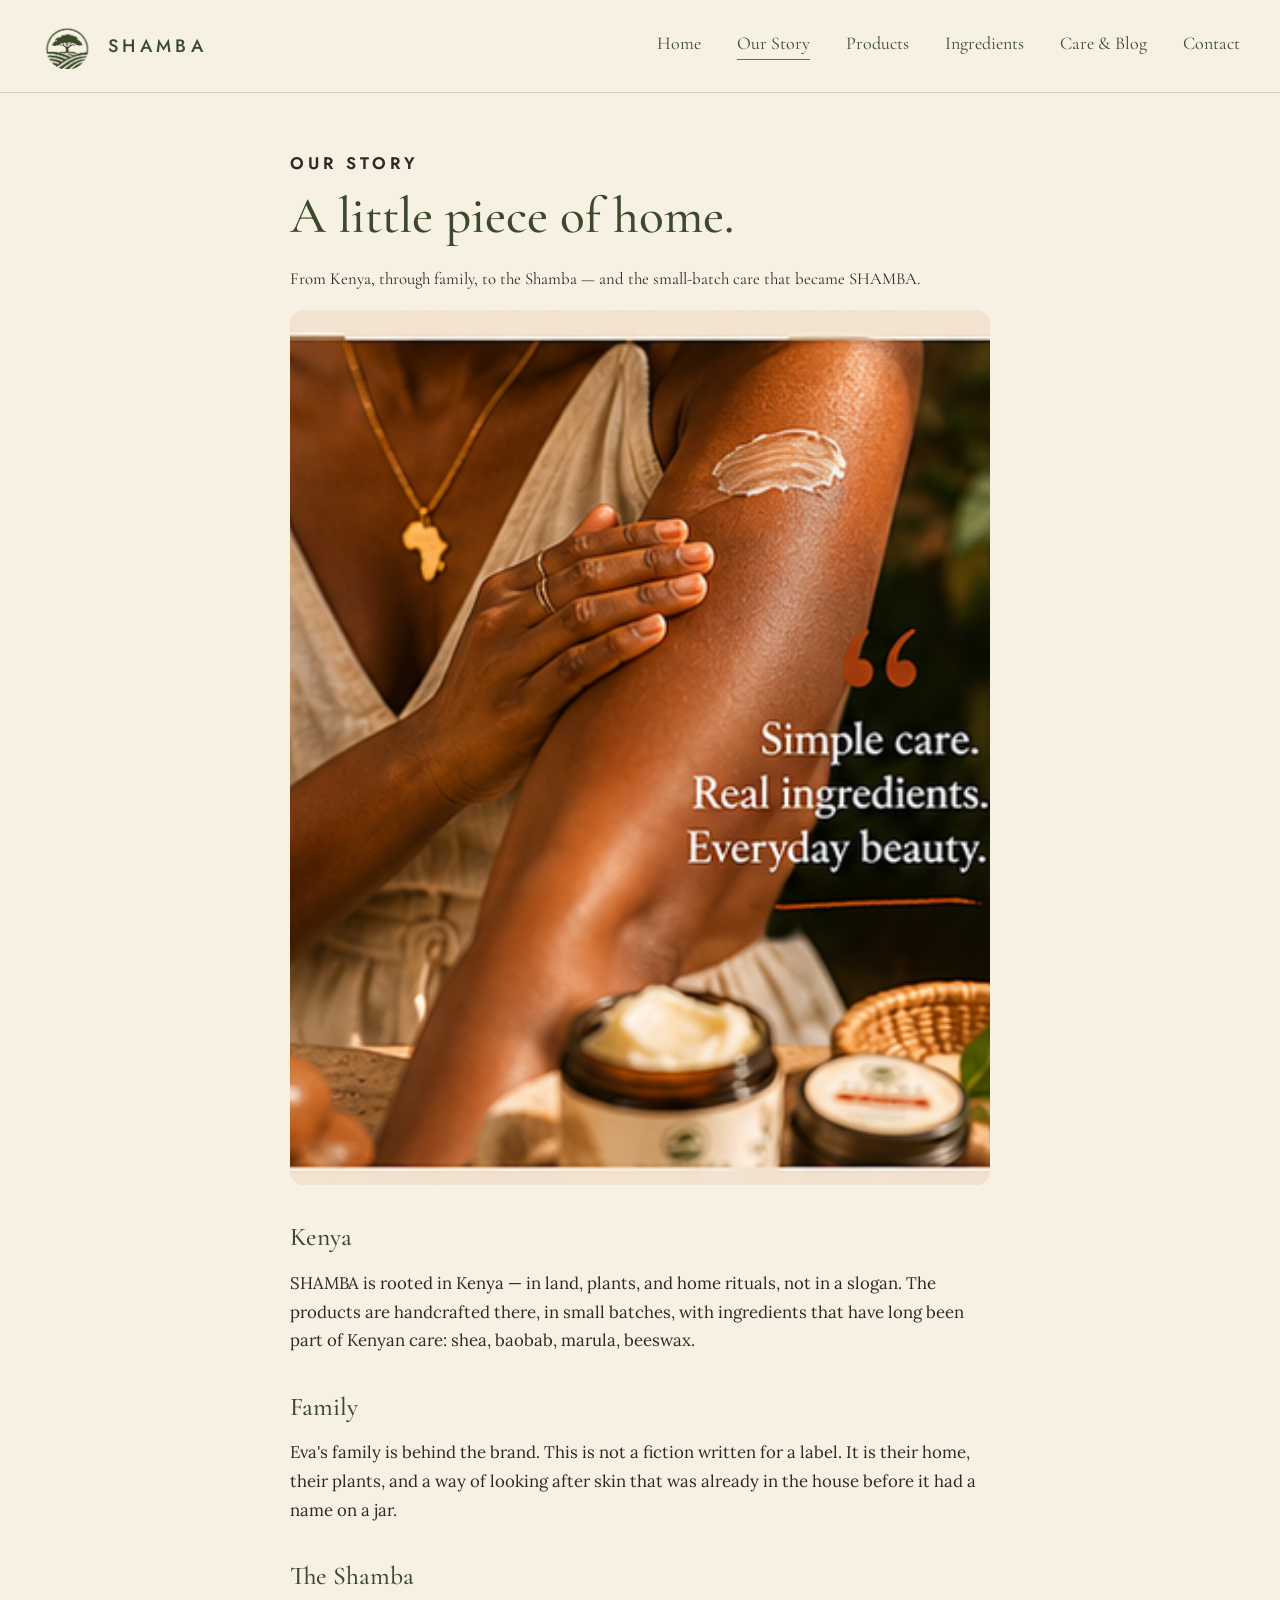
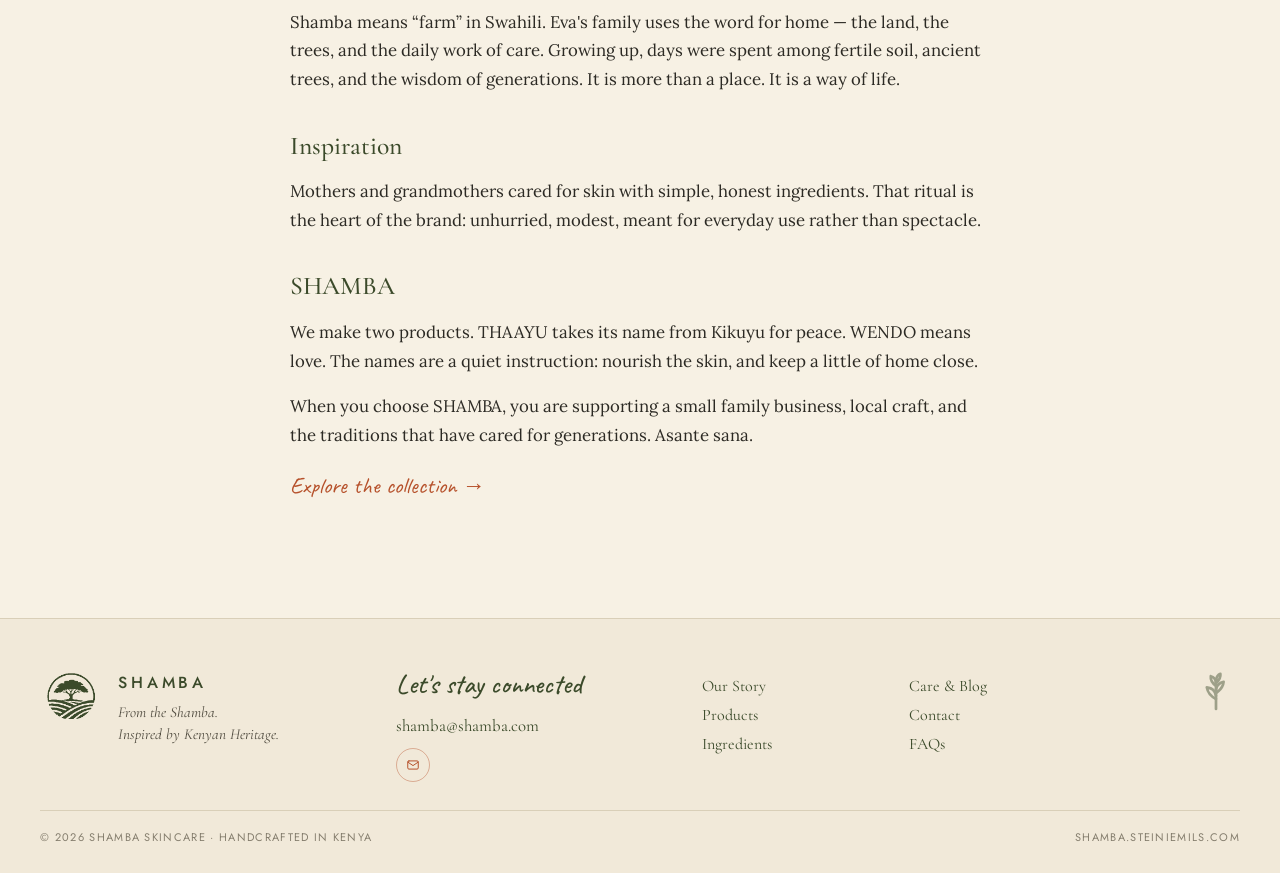
<file: story.html>
<!doctype html>
<html lang="en">
<head>
  <meta charset="utf-8">
  <meta name="viewport" content="width=device-width, initial-scale=1, viewport-fit=cover">
  <title>Our Story &mdash; SHAMBA, from Eva's family shamba in Kenya</title>
  <meta name="description" content="Shamba means farm in Swahili. SHAMBA is Eva's family brand, named for their home in Kenya &mdash; a way of life rooted in land, care, and heritage.">
  <link rel="canonical" href="https://shamba.steiniemils.com/story">
  <meta property="og:title" content="Our Story &mdash; SHAMBA">
  <meta property="og:description" content="Named for Eva's family home in Kenya. Shamba means farm in Swahili.">
  <meta property="og:image" content="https://shamba.steiniemils.com/assets/lifestyle-model.jpg">
  <meta property="og:url" content="https://shamba.steiniemils.com/story">
  <meta property="og:type" content="website">
  <link rel="preconnect" href="https://fonts.googleapis.com">
  <link rel="preconnect" href="https://fonts.gstatic.com" crossorigin>
  <link href="https://fonts.googleapis.com/css2?family=Caveat:wght@500;600&family=Cormorant+Garamond:ital,wght@0,400;0,500;0,600;1,400&family=Jost:wght@400;500;600&family=Lora:ital,wght@0,400;0,500;1,400&display=swap" rel="stylesheet">
  <link rel="stylesheet" href="styles.css?v=7">
  <link rel="icon" href="assets/favicon.png" type="image/png">
  <link rel="apple-touch-icon" href="assets/apple-touch-icon.png">
</head>
<body data-page="story">
  <a class="skip" href="#main">Skip to content</a>
  <div class="nav-bar">
    <header class="nav">
      <a class="brand" href="index.html">
        <img src="assets/logo-mark.png" alt="" width="56" height="56">
        <span class="wordmark">SHAMBA</span>
      </a>
      <button class="nav-toggle" type="button" aria-label="Open menu" aria-expanded="false" aria-controls="site-nav">
        <span></span><span></span><span></span>
      </button>
      <nav class="nav-links" id="site-nav" aria-label="Primary">
        <a href="index.html" data-nav="home">Home</a>
        <a href="story.html" data-nav="story">Our Story</a>
        <a href="index.html#products" data-nav="products">Products</a>
        <a href="ingredients.html" data-nav="ingredients">Ingredients</a>
        <a href="care.html" data-nav="care">Care &amp; Blog</a>
        <a href="contact.html" data-nav="contact">Contact</a>
      </nav>
    </header>
  </div>

  <main id="main" class="page">
    <p class="eyebrow">Our Story</p>
    <h1>A little piece of home.</h1>
    <p class="page-lead">From Kenya, through family, to the Shamba &mdash; and the small-batch care that became SHAMBA.</p>
    <figure class="page-photo page-photo-tall">
      <img src="assets/lifestyle-model.jpg" alt="Smoothing cream onto skin, wearing a gold Africa pendant" width="410" height="430" decoding="async">
    </figure>

    <h2>Kenya</h2>
    <p>SHAMBA is rooted in Kenya &mdash; in land, plants, and home rituals, not in a slogan. The products are handcrafted there, in small batches, with ingredients that have long been part of Kenyan care: shea, baobab, marula, beeswax.</p>

    <h2>Family</h2>
    <p>Eva's family is behind the brand. This is not a fiction written for a label. It is their home, their plants, and a way of looking after skin that was already in the house before it had a name on a jar.</p>

    <h2>The Shamba</h2>
    <p>Shamba means &ldquo;farm&rdquo; in Swahili. Eva's family uses the word for home &mdash; the land, the trees, and the daily work of care. Growing up, days were spent among fertile soil, ancient trees, and the wisdom of generations. It is more than a place. It is a way of life.</p>

    <h2>Inspiration</h2>
    <p>Mothers and grandmothers cared for skin with simple, honest ingredients. That ritual is the heart of the brand: unhurried, modest, meant for everyday use rather than spectacle.</p>

    <h2>SHAMBA</h2>
    <p>We make two products. THAAYU takes its name from Kikuyu for peace. WENDO means love. The names are a quiet instruction: nourish the skin, and keep a little of home close.</p>
    <p>When you choose SHAMBA, you are supporting a small family business, local craft, and the traditions that have cared for generations. Asante sana.</p>
    <p><a class="script-link" href="index.html#products">Explore the collection &rarr;</a></p>
  </main>

  <footer class="footer">
    <div class="footer-inner">
      <div class="footer-brand">
        <img src="assets/logo-mark.png" alt="" width="64" height="64">
        <div>
          <p class="footer-name wordmark">SHAMBA</p>
          <p class="footer-tag">From the Shamba.<br>Inspired by Kenyan Heritage.</p>
        </div>
      </div>
      <div>
        <h2 class="footer-script">Let's stay connected</h2>
        <p class="footer-email"><a href="mailto:shamba@shamba.com">shamba@shamba.com</a></p>
        <div class="social">
          <a href="mailto:shamba@shamba.com" aria-label="Email SHAMBA">
            <svg viewBox="0 0 24 24"><rect x="3" y="5" width="18" height="14" rx="2" /><path d="m3 7 9 6 9-6" /></svg>
          </a>
        </div>
      </div>
      <ul>
        <li><a href="story.html">Our Story</a></li>
        <li><a href="index.html#products">Products</a></li>
        <li><a href="ingredients.html">Ingredients</a></li>
      </ul>
      <ul>
        <li><a href="care.html">Care &amp; Blog</a></li>
        <li><a href="contact.html">Contact</a></li>
        <li><a href="faqs.html">FAQs</a></li>
      </ul>
      <div class="footer-leaf" aria-hidden="true">
        <img src="assets/icons/sprig.svg" alt="" width="48" height="48">
      </div>
    </div>
    <div class="footer-bottom">
      <p>&copy; 2026 SHAMBA Skincare &middot; Handcrafted in Kenya</p>
      <p><a href="https://shamba.steiniemils.com">shamba.steiniemils.com</a></p>
    </div>
  </footer>
  <script src="script.js?v=4"></script>
</body>
</html>
</file>
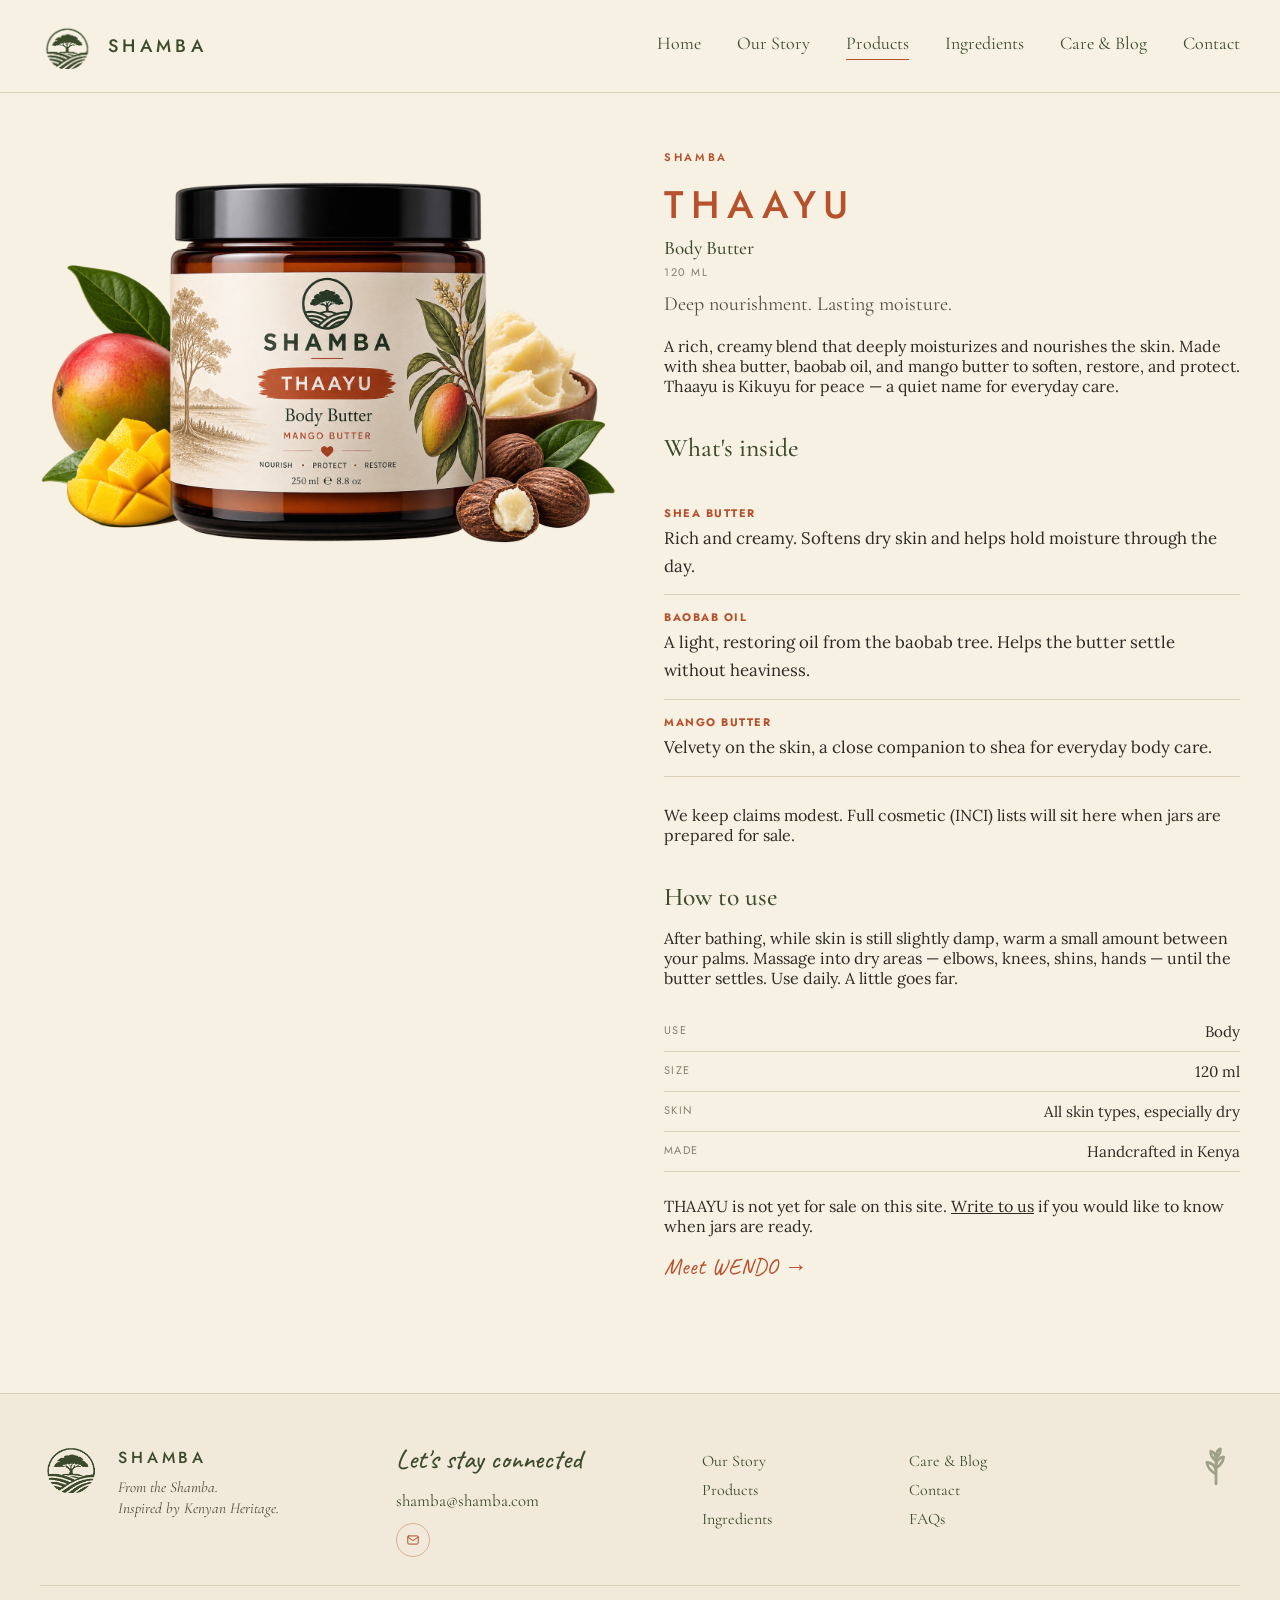
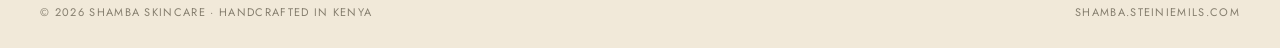
<file: thaayu.html>
<!doctype html>
<html lang="en">
<head>
  <meta charset="utf-8">
  <meta name="viewport" content="width=device-width, initial-scale=1, viewport-fit=cover">
  <title>THAAYU Body Butter, 120 ml &mdash; SHAMBA</title>
  <meta name="description" content="THAAYU 120 ml body butter with shea butter, baobab oil, and mango butter. Deep nourishment. Handcrafted in Kenya.">
  <link rel="canonical" href="https://shamba.steiniemils.com/thaayu">
  <meta property="og:title" content="THAAYU Body Butter, 120 ml &mdash; SHAMBA">
  <meta property="og:description" content="Deep nourishment. Lasting moisture. Shea butter, baobab oil, and mango butter.">
  <meta property="og:image" content="https://shamba.steiniemils.com/assets/thaayu-studio.png">
  <meta property="og:url" content="https://shamba.steiniemils.com/thaayu">
  <meta property="og:type" content="website">
  <link rel="preconnect" href="https://fonts.googleapis.com">
  <link rel="preconnect" href="https://fonts.gstatic.com" crossorigin>
  <link href="https://fonts.googleapis.com/css2?family=Caveat:wght@500;600&family=Cormorant+Garamond:ital,wght@0,400;0,500;0,600;1,400&family=Jost:wght@400;500;600&family=Lora:ital,wght@0,400;0,500;1,400&display=swap" rel="stylesheet">
  <link rel="stylesheet" href="styles.css?v=7">
  <link rel="icon" href="assets/favicon.png" type="image/png">
  <link rel="apple-touch-icon" href="assets/apple-touch-icon.png">
</head>
<body data-page="thaayu">
  <a class="skip" href="#main">Skip to content</a>
  <div class="nav-bar">
    <header class="nav">
      <a class="brand" href="index.html">
        <img src="assets/logo-mark.png" alt="" width="56" height="56">
        <span class="wordmark">SHAMBA</span>
      </a>
      <button class="nav-toggle" type="button" aria-label="Open menu" aria-expanded="false" aria-controls="site-nav">
        <span></span><span></span><span></span>
      </button>
      <nav class="nav-links" id="site-nav" aria-label="Primary">
        <a href="index.html" data-nav="home">Home</a>
        <a href="story.html" data-nav="story">Our Story</a>
        <a href="index.html#products" data-nav="products">Products</a>
        <a href="ingredients.html" data-nav="ingredients">Ingredients</a>
        <a href="care.html" data-nav="care">Care &amp; Blog</a>
        <a href="contact.html" data-nav="contact">Contact</a>
      </nav>
    </header>
  </div>

  <main id="main" class="page-wide">
    <div class="product-detail">
      <div class="product-gallery">
        <img class="studio" src="assets/thaayu-studio.png" alt="THAAYU body butter jar with mango and shea" width="1536" height="1024" fetchpriority="high" decoding="async">
      </div>
      <div>
        <p class="eyebrow">SHAMBA</p>
        <h1>THAAYU</h1>
        <p class="product-kind">Body Butter</p>
        <p class="product-size">120 ml</p>
        <p class="page-lead">Deep nourishment. Lasting moisture.</p>
        <p>A rich, creamy blend that deeply moisturizes and nourishes the skin. Made with shea butter, baobab oil, and mango butter to soften, restore, and protect. Thaayu is Kikuyu for peace &mdash; a quiet name for everyday care.</p>

        <h2>What's inside</h2>
        <ul class="inside">
          <li>
            <strong>Shea butter</strong>
            <p>Rich and creamy. Softens dry skin and helps hold moisture through the day.</p>
          </li>
          <li>
            <strong>Baobab oil</strong>
            <p>A light, restoring oil from the baobab tree. Helps the butter settle without heaviness.</p>
          </li>
          <li>
            <strong>Mango butter</strong>
            <p>Velvety on the skin, a close companion to shea for everyday body care.</p>
          </li>
        </ul>
        <p>We keep claims modest. Full cosmetic (INCI) lists will sit here when jars are prepared for sale.</p>

        <h2>How to use</h2>
        <p>After bathing, while skin is still slightly damp, warm a small amount between your palms. Massage into dry areas &mdash; elbows, knees, shins, hands &mdash; until the butter settles. Use daily. A little goes far.</p>

        <ul class="facts">
          <li><span>Use</span><span>Body</span></li>
          <li><span>Size</span><span>120 ml</span></li>
          <li><span>Skin</span><span>All skin types, especially dry</span></li>
          <li><span>Made</span><span>Handcrafted in Kenya</span></li>
        </ul>
        <p>THAAYU is not yet for sale on this site. <a href="contact.html">Write to us</a> if you would like to know when jars are ready.</p>
        <p><a class="script-link" href="wendo.html">Meet WENDO &rarr;</a></p>
      </div>
    </div>
  </main>

  <footer class="footer">
    <div class="footer-inner">
      <div class="footer-brand">
        <img src="assets/logo-mark.png" alt="" width="64" height="64">
        <div>
          <p class="footer-name wordmark">SHAMBA</p>
          <p class="footer-tag">From the Shamba.<br>Inspired by Kenyan Heritage.</p>
        </div>
      </div>
      <div>
        <h2 class="footer-script">Let's stay connected</h2>
        <p class="footer-email"><a href="mailto:shamba@shamba.com">shamba@shamba.com</a></p>
        <div class="social">
          <a href="mailto:shamba@shamba.com" aria-label="Email SHAMBA">
            <svg viewBox="0 0 24 24"><rect x="3" y="5" width="18" height="14" rx="2" /><path d="m3 7 9 6 9-6" /></svg>
          </a>
        </div>
      </div>
      <ul>
        <li><a href="story.html">Our Story</a></li>
        <li><a href="index.html#products">Products</a></li>
        <li><a href="ingredients.html">Ingredients</a></li>
      </ul>
      <ul>
        <li><a href="care.html">Care &amp; Blog</a></li>
        <li><a href="contact.html">Contact</a></li>
        <li><a href="faqs.html">FAQs</a></li>
      </ul>
      <div class="footer-leaf" aria-hidden="true">
        <img src="assets/icons/sprig.svg" alt="" width="48" height="48">
      </div>
    </div>
    <div class="footer-bottom">
      <p>&copy; 2026 SHAMBA Skincare &middot; Handcrafted in Kenya</p>
      <p><a href="https://shamba.steiniemils.com">shamba.steiniemils.com</a></p>
    </div>
  </footer>
  <script src="script.js?v=4"></script>
</body>
</html>
</file>
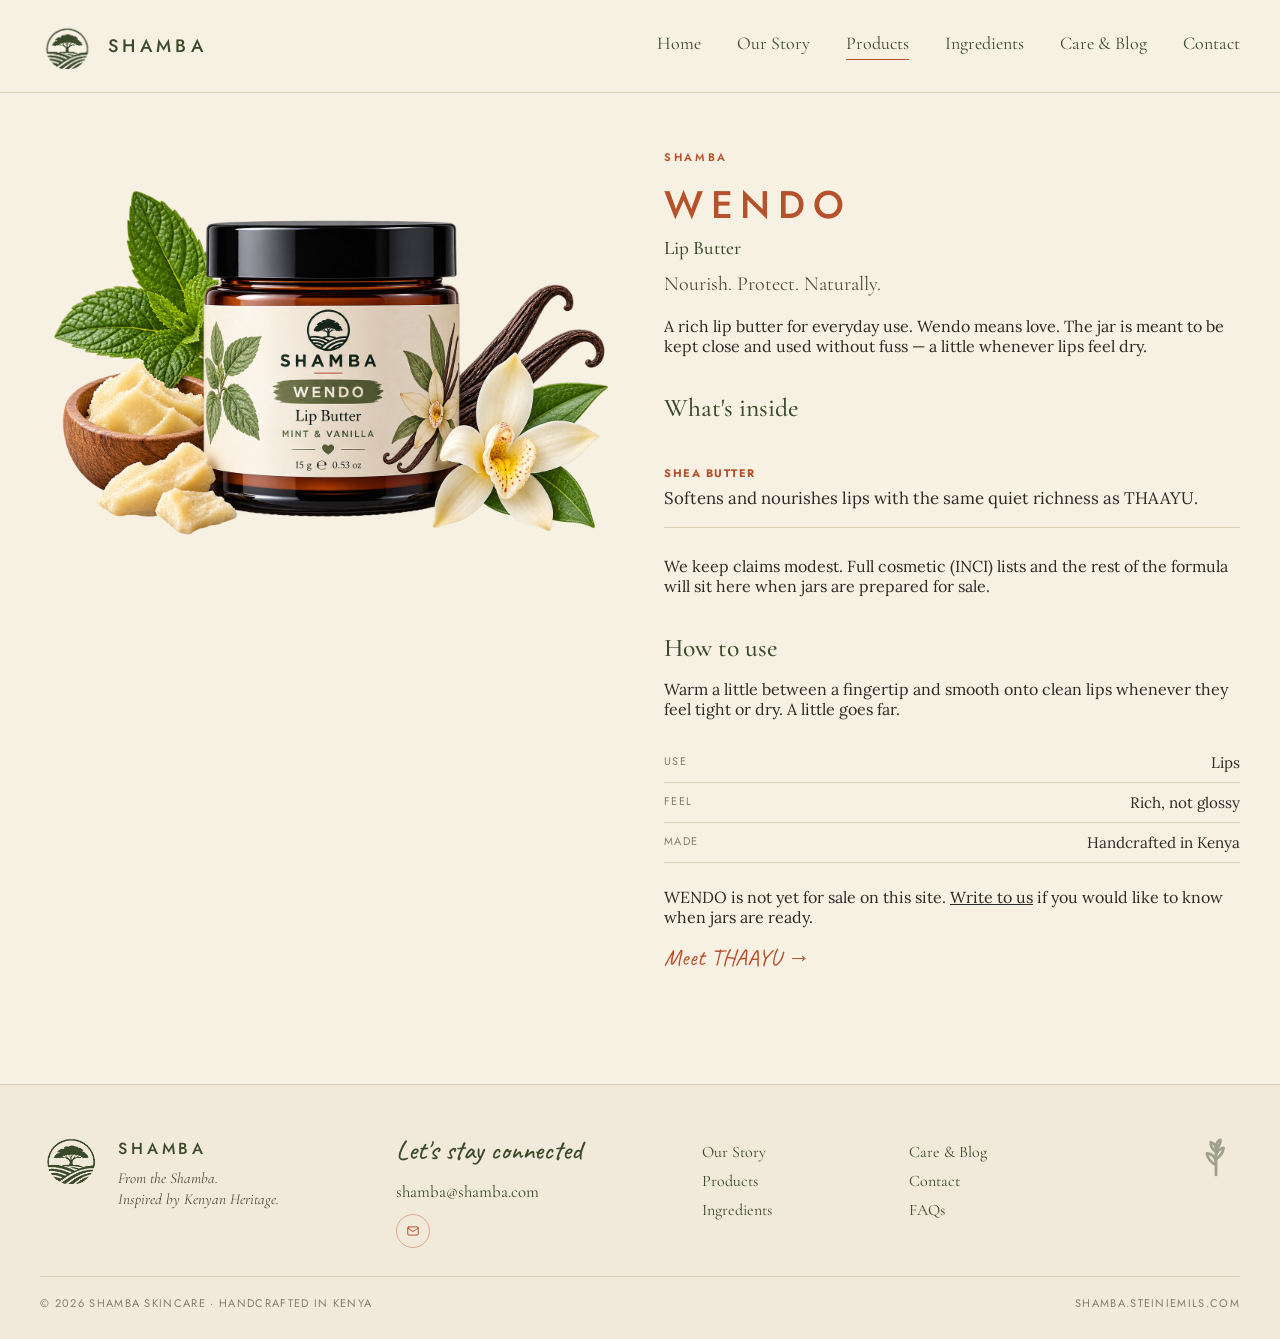
<file: wendo.html>
<!doctype html>
<html lang="en">
<head>
  <meta charset="utf-8">
  <meta name="viewport" content="width=device-width, initial-scale=1, viewport-fit=cover">
  <title>WENDO Lip Butter &mdash; SHAMBA</title>
  <meta name="description" content="WENDO lip butter, handcrafted in Kenya. Nourish. Protect. Naturally.">
  <link rel="canonical" href="https://shamba.steiniemils.com/wendo">
  <meta property="og:title" content="WENDO Lip Butter &mdash; SHAMBA">
  <meta property="og:description" content="Nourish. Protect. Naturally. A rich lip butter, handcrafted in Kenya.">
  <meta property="og:image" content="https://shamba.steiniemils.com/assets/wendo-studio.png">
  <meta property="og:url" content="https://shamba.steiniemils.com/wendo">
  <meta property="og:type" content="website">
  <link rel="preconnect" href="https://fonts.googleapis.com">
  <link rel="preconnect" href="https://fonts.gstatic.com" crossorigin>
  <link href="https://fonts.googleapis.com/css2?family=Caveat:wght@500;600&family=Cormorant+Garamond:ital,wght@0,400;0,500;0,600;1,400&family=Jost:wght@400;500;600&family=Lora:ital,wght@0,400;0,500;1,400&display=swap" rel="stylesheet">
  <link rel="stylesheet" href="styles.css?v=7">
  <link rel="icon" href="assets/favicon.png" type="image/png">
  <link rel="apple-touch-icon" href="assets/apple-touch-icon.png">
</head>
<body data-page="wendo">
  <a class="skip" href="#main">Skip to content</a>
  <div class="nav-bar">
    <header class="nav">
      <a class="brand" href="index.html">
        <img src="assets/logo-mark.png" alt="" width="56" height="56">
        <span class="wordmark">SHAMBA</span>
      </a>
      <button class="nav-toggle" type="button" aria-label="Open menu" aria-expanded="false" aria-controls="site-nav">
        <span></span><span></span><span></span>
      </button>
      <nav class="nav-links" id="site-nav" aria-label="Primary">
        <a href="index.html" data-nav="home">Home</a>
        <a href="story.html" data-nav="story">Our Story</a>
        <a href="index.html#products" data-nav="products">Products</a>
        <a href="ingredients.html" data-nav="ingredients">Ingredients</a>
        <a href="care.html" data-nav="care">Care &amp; Blog</a>
        <a href="contact.html" data-nav="contact">Contact</a>
      </nav>
    </header>
  </div>

  <main id="main" class="page-wide">
    <div class="product-detail">
      <div class="product-gallery">
        <img class="studio" src="assets/wendo-studio.png" alt="WENDO lip butter jar with shea and botanicals" width="1536" height="1024" fetchpriority="high" decoding="async">
      </div>
      <div>
        <p class="eyebrow">SHAMBA</p>
        <h1>WENDO</h1>
        <p class="product-kind">Lip Butter</p>
        <p class="page-lead">Nourish. Protect. Naturally.</p>
        <p>A rich lip butter for everyday use. Wendo means love. The jar is meant to be kept close and used without fuss &mdash; a little whenever lips feel dry.</p>

        <h2>What's inside</h2>
        <ul class="inside">
          <li>
            <strong>Shea butter</strong>
            <p>Softens and nourishes lips with the same quiet richness as THAAYU.</p>
          </li>
        </ul>
        <p>We keep claims modest. Full cosmetic (INCI) lists and the rest of the formula will sit here when jars are prepared for sale.</p>

        <h2>How to use</h2>
        <p>Warm a little between a fingertip and smooth onto clean lips whenever they feel tight or dry. A little goes far.</p>

        <ul class="facts">
          <li><span>Use</span><span>Lips</span></li>
          <li><span>Feel</span><span>Rich, not glossy</span></li>
          <li><span>Made</span><span>Handcrafted in Kenya</span></li>
        </ul>
        <p>WENDO is not yet for sale on this site. <a href="contact.html">Write to us</a> if you would like to know when jars are ready.</p>
        <p><a class="script-link" href="thaayu.html">Meet THAAYU &rarr;</a></p>
      </div>
    </div>
  </main>

  <footer class="footer">
    <div class="footer-inner">
      <div class="footer-brand">
        <img src="assets/logo-mark.png" alt="" width="64" height="64">
        <div>
          <p class="footer-name wordmark">SHAMBA</p>
          <p class="footer-tag">From the Shamba.<br>Inspired by Kenyan Heritage.</p>
        </div>
      </div>
      <div>
        <h2 class="footer-script">Let's stay connected</h2>
        <p class="footer-email"><a href="mailto:shamba@shamba.com">shamba@shamba.com</a></p>
        <div class="social">
          <a href="mailto:shamba@shamba.com" aria-label="Email SHAMBA">
            <svg viewBox="0 0 24 24"><rect x="3" y="5" width="18" height="14" rx="2" /><path d="m3 7 9 6 9-6" /></svg>
          </a>
        </div>
      </div>
      <ul>
        <li><a href="story.html">Our Story</a></li>
        <li><a href="index.html#products">Products</a></li>
        <li><a href="ingredients.html">Ingredients</a></li>
      </ul>
      <ul>
        <li><a href="care.html">Care &amp; Blog</a></li>
        <li><a href="contact.html">Contact</a></li>
        <li><a href="faqs.html">FAQs</a></li>
      </ul>
      <div class="footer-leaf" aria-hidden="true">
        <img src="assets/icons/sprig.svg" alt="" width="48" height="48">
      </div>
    </div>
    <div class="footer-bottom">
      <p>&copy; 2026 SHAMBA Skincare &middot; Handcrafted in Kenya</p>
      <p><a href="https://shamba.steiniemils.com">shamba.steiniemils.com</a></p>
    </div>
  </footer>
  <script src="script.js?v=4"></script>
</body>
</html>
</file>
<file: styles.css>
:root {
  --olive: #3b4a2a;
  --olive-deep: #2e3a20;
  --terracotta: #b6512b;
  --terracotta-d: #96411f;
  --cream: #f1e9d9;
  --cream-light: #f7f1e4;
  --paper: #fbf7ee;
  --ink: #2c2a24;
  --ink-2: #514c40;
  --ink-3: #857e6e;
  --line: #d9cfb8;
  --font-serif: "Cormorant Garamond", "Times New Roman", serif;
  --font-body: "Lora", Georgia, serif;
  --font-sans: "Jost", system-ui, sans-serif;
  --font-script: "Caveat", cursive;
  --ease: cubic-bezier(0.22, 0.61, 0.36, 1);
  --max: 1360px;
}

*,
*::before,
*::after { box-sizing: border-box; }

html {
  scroll-behavior: smooth;
  overflow-x: clip;
  -webkit-text-size-adjust: 100%;
}

body {
  margin: 0;
  background: var(--cream-light);
  color: var(--ink);
  font-family: var(--font-body);
  -webkit-font-smoothing: antialiased;
  overflow-x: clip;
}

html.nav-open,
body.nav-open { overflow: hidden; }

img { display: block; max-width: 100%; height: auto; }
a { color: inherit; }
button, input, textarea { font: inherit; }

a, button { touch-action: manipulation; }

:focus-visible {
  outline: 2px solid var(--terracotta);
  outline-offset: 3px;
}

.visually-hidden {
  position: absolute;
  width: 1px;
  height: 1px;
  padding: 0;
  margin: -1px;
  overflow: hidden;
  clip: rect(0, 0, 0, 0);
  white-space: nowrap;
  border: 0;
}

.skip {
  position: absolute;
  left: 12px;
  top: -40px;
  z-index: 80;
  padding: 8px 12px;
  background: var(--olive);
  color: var(--cream);
  text-decoration: none;
  font-family: var(--font-sans);
  font-size: 13px;
}

.skip:focus { top: 12px; }

.nav-bar {
  position: sticky;
  top: 0;
  z-index: 50;
  background: var(--cream-light);
  border-bottom: 1px solid var(--line);
}

.nav {
  position: relative;
  display: flex;
  align-items: center;
  justify-content: space-between;
  gap: 24px;
  max-width: var(--max);
  margin: 0 auto;
  padding: 18px 40px;
}

.brand {
  display: flex;
  align-items: center;
  gap: 12px;
  text-decoration: none;
  flex-shrink: 0;
}

.brand img { width: 56px; height: 56px; object-fit: contain; }

.wordmark,
.brand span,
.footer-name {
  font-family: var(--font-sans);
  font-weight: 500;
  letter-spacing: 0.24em;
  text-transform: uppercase;
  color: var(--olive);
}

.brand span {
  font-size: 18px;
}

.nav-links {
  display: flex;
  gap: 36px;
}

.nav-links a {
  font-family: var(--font-serif);
  font-size: 18px;
  color: var(--olive);
  text-decoration: none;
  position: relative;
  padding-bottom: 6px;
}

.nav-links a.is-active::after,
.nav-links a:hover::after {
  content: "";
  position: absolute;
  left: 0;
  right: 0;
  bottom: 0;
  height: 1.5px;
  background: var(--terracotta);
}

.nav-toggle {
  display: none;
  width: 40px;
  height: 40px;
  border: 0;
  background: none;
  padding: 10px 8px;
  cursor: pointer;
}

.nav-toggle span {
  display: block;
  height: 1.5px;
  margin: 5px 0;
  background: var(--olive);
}

.hero {
  display: grid;
  grid-template-columns: minmax(280px, 0.92fr) 1.18fr;
  gap: 48px;
  align-items: center;
  max-width: var(--max);
  margin: 0 auto;
  padding: 28px 40px 56px;
}

.hero-copy .eyebrow { margin-bottom: 10px; }

.hero-copy h1 {
  margin: 0;
  font-family: var(--font-serif);
  font-weight: 500;
  font-size: clamp(2.6rem, 4.4vw, 3.7rem);
  line-height: 1.08;
  color: var(--olive);
}

.rule {
  width: 56px;
  height: 2.5px;
  margin: 22px 0;
  background: var(--terracotta);
  border-radius: 1px;
}

.hero-copy p {
  max-width: 28rem;
  margin: 0 0 32px;
  font-family: var(--font-serif);
  font-size: 1.125rem;
  line-height: 1.55;
  color: var(--ink-2);
}

.hero-actions {
  display: flex;
  flex-wrap: wrap;
  gap: 12px;
}

.btn {
  display: inline-flex;
  align-items: center;
  justify-content: center;
  min-height: 44px;
  padding: 14px 26px;
  border-radius: 3px;
  font-family: var(--font-sans);
  font-size: 14px;
  font-weight: 500;
  letter-spacing: 0.02em;
  text-decoration: none;
  border: 0;
  cursor: pointer;
  transition: background 140ms var(--ease), color 140ms var(--ease);
}

.btn-fill {
  background: var(--terracotta);
  color: var(--cream);
  border: 1px solid var(--terracotta);
}

.btn-fill:hover { background: var(--terracotta-d); border-color: var(--terracotta-d); }

.btn-ghost {
  background: transparent;
  color: var(--terracotta);
  border: 1px solid var(--terracotta);
}

.btn-ghost:hover {
  background: var(--terracotta);
  color: var(--cream);
}

.hero-media {
  border-radius: 20px;
  overflow: hidden;
  background: var(--cream);
}

.hero-media img {
  width: 100%;
  height: 100%;
  min-height: 420px;
  object-fit: cover;
}

.features {
  display: grid;
  grid-template-columns: repeat(4, 1fr);
  gap: 28px;
  padding: 36px max(40px, calc((100% - var(--max)) / 2 + 40px));
  background: var(--cream);
  border-top: 1px solid var(--line);
  border-bottom: 1px solid var(--line);
}

.feature {
  display: flex;
  gap: 14px;
  align-items: flex-start;
}

.feature-icon {
  flex: 0 0 48px;
  width: 48px;
  height: 48px;
  border: 1px solid rgba(59, 74, 42, 0.45);
  border-radius: 50%;
  color: var(--olive);
  display: grid;
  place-items: center;
}

.feature-icon svg,
.feature-icon img {
  width: 22px;
  height: 22px;
}

.feature h2 {
  margin: 0 0 4px;
  font-family: var(--font-serif);
  font-size: 1.15rem;
  font-weight: 500;
  color: var(--olive);
}

.feature p {
  margin: 0;
  font-size: 0.82rem;
  line-height: 1.5;
  color: var(--ink-2);
}

.showcase {
  display: grid;
  grid-template-columns: 1.15fr 0.9fr 0.9fr 1fr;
  min-height: 560px;
  background: var(--cream-light);
}

.story {
  display: grid;
  grid-template-columns: 0.9fr 1.1fr;
  background: var(--cream);
  overflow: hidden;
}

.story-photo {
  width: 100%;
  height: 100%;
  min-height: 560px;
  object-fit: cover;
  object-position: 30% center;
  clip-path: polygon(0 0, 94% 0, 100% 6%, 92% 12%, 100% 20%, 93% 28%, 100% 38%, 91% 48%, 100% 58%, 92% 68%, 100% 78%, 93% 88%, 98% 100%, 0 100%);
}

.story-copy {
  padding: 48px 28px 40px 24px;
  display: flex;
  flex-direction: column;
  justify-content: center;
}

.eyebrow {
  margin: 0 0 12px;
  font-family: var(--font-sans);
  font-size: 11px;
  font-weight: 600;
  letter-spacing: 0.24em;
  text-transform: uppercase;
  color: var(--terracotta);
}

.story-copy h2 {
  margin: 0 0 16px;
  font-family: var(--font-serif);
  font-size: clamp(1.7rem, 2vw, 2.05rem);
  font-weight: 500;
  line-height: 1.15;
  color: var(--olive);
}

.story-copy p:not(.eyebrow) {
  margin: 0 0 22px;
  font-size: 0.88rem;
  line-height: 1.65;
  color: var(--ink-2);
}

.script-link {
  font-family: var(--font-script);
  font-size: 1.45rem;
  color: var(--terracotta);
  text-decoration: none;
}

.script-link:hover { color: var(--terracotta-d); }

.product {
  padding: 28px 22px 32px;
  text-align: center;
  border-right: 1px solid var(--line);
}

.product-media {
  position: relative;
  margin-bottom: 16px;
}

.product-media img {
  width: 100%;
  aspect-ratio: 1;
  object-fit: cover;
  object-position: top center;
  border-radius: 8px;
}

.product-media img.studio {
  aspect-ratio: 4 / 3;
  object-fit: contain;
  object-position: center;
  background: transparent;
}

.product-name {
  margin: 8px 0 0;
  font-family: var(--font-sans);
  font-weight: 500;
  font-size: 1.05rem;
  letter-spacing: 0.18em;
  text-transform: uppercase;
  color: var(--terracotta);
}

.product-kind {
  margin: 2px 0 0;
  font-family: var(--font-serif);
  font-size: 1.2rem;
  font-weight: 500;
  color: var(--olive);
}

.product-size {
  margin: 4px 0 0;
  font-family: var(--font-sans);
  font-size: 11px;
  letter-spacing: 0.14em;
  text-transform: uppercase;
  color: var(--ink-3);
}

.rule-center { margin: 14px auto 14px; width: 40px; height: 2px; }

.product-tagline {
  margin: 0 0 14px;
  font-size: 0.92rem;
  color: var(--ink);
}

.shop {
  font-family: var(--font-sans);
  font-size: 14px;
  font-weight: 500;
  letter-spacing: 0.02em;
  color: var(--terracotta);
  text-decoration: none;
}

.shop:hover { color: var(--terracotta-d); }

.quote-panel {
  position: relative;
  margin: 0;
  overflow: hidden;
}

.quote-panel img {
  width: 100%;
  height: 100%;
  min-height: 560px;
  object-fit: cover;
  object-position: 70% center;
}

.quote-panel figcaption {
  position: absolute;
  inset: 0;
  display: flex;
  flex-direction: column;
  justify-content: flex-end;
  padding: 36px 28px 40px;
  color: var(--cream);
  background: linear-gradient(180deg, rgba(44, 42, 36, 0) 42%, rgba(44, 42, 36, 0.5) 100%);
}

.quote-mark {
  position: absolute;
  top: 28px;
  right: 28px;
  font-family: var(--font-serif);
  font-size: 5.5rem;
  line-height: 0.7;
  color: var(--terracotta);
}

.quote-panel p {
  margin: 0;
  font-family: var(--font-serif);
  font-size: clamp(1.25rem, 1.6vw, 1.6rem);
  font-weight: 500;
  line-height: 1.25;
}

.quote-panel .rule {
  background: var(--terracotta);
  margin: 14px 0 0;
}

.footer {
  background: var(--cream);
  padding: 48px 40px 28px;
  border-top: 1px solid var(--line);
}

.footer-inner {
  display: grid;
  grid-template-columns: 1.3fr 1.1fr 0.7fr 0.7fr 0.5fr;
  gap: 32px;
  align-items: start;
  max-width: var(--max);
  margin: 0 auto;
}

.footer-brand {
  display: flex;
  gap: 14px;
  align-items: flex-start;
}

.footer-name {
  margin: 4px 0 8px;
  font-size: 16px;
}

.footer-email {
  margin: 0 0 12px;
  font-family: var(--font-serif);
  font-size: 1.05rem;
}

.footer-email a {
  color: var(--olive);
  text-decoration: none;
}

.footer-email a:hover { color: var(--terracotta); }

.footer-tag {
  margin: 0;
  font-family: var(--font-serif);
  font-style: italic;
  font-size: 0.95rem;
  line-height: 1.4;
  color: var(--ink-2);
}

.footer-script {
  margin: 0 0 14px;
  font-family: var(--font-script);
  font-size: 1.7rem;
  font-weight: 500;
  color: var(--olive);
}

.social { display: flex; gap: 10px; }

.social a {
  width: 34px;
  height: 34px;
  border-radius: 50%;
  border: 1px solid rgba(182, 81, 43, 0.4);
  color: var(--terracotta);
  display: grid;
  place-items: center;
}

.social a:hover {
  background: var(--terracotta);
  color: var(--cream);
}

.social svg {
  width: 14px;
  height: 14px;
  fill: none;
  stroke: currentColor;
  stroke-width: 1.7;
  stroke-linecap: round;
  stroke-linejoin: round;
}

.footer ul {
  list-style: none;
  margin: 8px 0 0;
  padding: 0;
}

.footer li { margin-bottom: 8px; }

.footer li a {
  font-family: var(--font-serif);
  font-size: 1rem;
  color: var(--olive);
  text-decoration: none;
}

.footer li a:hover { color: var(--terracotta); }

.footer-leaf {
  justify-self: end;
  color: var(--olive);
  opacity: 0.45;
}

.footer-leaf svg,
.footer-leaf img {
  width: 48px;
  height: 48px;
}

.footer-bottom {
  display: flex;
  justify-content: space-between;
  gap: 16px;
  max-width: var(--max);
  margin: 28px auto 0;
  padding-top: 18px;
  border-top: 1px solid var(--line);
  font-family: var(--font-sans);
  font-size: 11px;
  letter-spacing: 0.12em;
  text-transform: uppercase;
  color: var(--ink-3);
}

.footer-bottom p { margin: 0; }

.footer-bottom a {
  color: inherit;
  text-decoration: none;
}

.page {
  max-width: var(--container-narrow, 780px);
  margin: 0 auto;
  padding: 56px 40px 96px;
}

.page-wide {
  max-width: var(--max);
  margin: 0 auto;
  padding: 56px 40px 96px;
}

.why {
  max-width: var(--max);
  margin: 0 auto;
  padding: 56px 40px 24px;
}

.why h2 {
  margin: 0 0 28px;
  font-family: var(--font-serif);
  font-weight: 500;
  font-size: clamp(1.8rem, 3vw, 2.4rem);
  color: var(--olive);
}

.why-grid {
  display: grid;
  grid-template-columns: 1fr 1fr;
  gap: 28px 40px;
}

.why-grid h3 {
  margin: 0 0 8px;
  font-family: var(--font-serif);
  font-size: 1.25rem;
  font-weight: 500;
  color: var(--olive);
}

.why-grid p {
  margin: 0;
  font-size: 0.95rem;
  line-height: 1.65;
  color: var(--ink-2);
}

.band {
  text-align: center;
  padding: 28px 20px 64px;
}

.band p {
  margin: 0 0 18px;
  font-family: var(--font-serif);
  font-size: 1.15rem;
  color: var(--ink-2);
}

.band-actions {
  display: flex;
  flex-wrap: wrap;
  gap: 12px;
  justify-content: center;
}

.page .eyebrow { margin-bottom: 10px; }

.page h1 {
  margin: 0 0 20px;
  font-family: var(--font-serif);
  font-weight: 500;
  font-size: clamp(2.2rem, 4vw, 3.2rem);
  line-height: 1.12;
  color: var(--olive);
}

.page h2 {
  margin: 36px 0 12px;
  font-family: var(--font-serif);
  font-weight: 500;
  font-size: 1.6rem;
  color: var(--olive);
}

.page p,
.page li {
  font-size: 1.05rem;
  line-height: 1.7;
  color: var(--ink);
}

.page ul {
  padding-left: 1.2em;
}

.page-lead {
  font-family: var(--font-serif);
  font-size: 1.25rem;
  color: var(--ink-2);
}

.product-detail {
  display: grid;
  grid-template-columns: 1fr 1fr;
  gap: 48px;
  align-items: start;
}

.product-detail h1 {
  margin: 0 0 4px;
  font-family: var(--font-sans);
  font-weight: 500;
  letter-spacing: 0.2em;
  text-transform: uppercase;
  font-size: clamp(1.8rem, 3vw, 2.4rem);
  color: var(--terracotta);
}

.product-detail .product-kind {
  margin: 0 0 4px;
}

.product-detail .page-lead { margin-top: 12px; }

.product-detail h2 {
  margin: 36px 0 12px;
  font-family: var(--font-serif);
  font-weight: 500;
  font-size: 1.6rem;
  color: var(--olive);
}

.quote-panel .shop {
  color: var(--cream);
  margin-top: 16px;
  display: inline-block;
}

.quote-panel .shop:hover { color: var(--cream-light); }

.product-gallery {
  display: grid;
  gap: 12px;
}

.product-gallery img {
  width: 100%;
  aspect-ratio: 4 / 3;
  border-radius: 12px;
  object-fit: cover;
  object-position: top center;
  background: var(--cream);
}

.product-gallery img.studio {
  object-fit: contain;
  object-position: center;
  background: transparent;
}

.inside {
  list-style: none;
  padding: 0;
  margin: 28px 0;
}

.inside li {
  padding: 14px 0;
  border-bottom: 1px solid var(--line);
}

.inside strong {
  display: block;
  font-family: var(--font-sans);
  font-size: 11px;
  letter-spacing: 0.14em;
  text-transform: uppercase;
  color: var(--terracotta);
  margin-bottom: 4px;
}

.inside p { margin: 0; font-size: 1.05rem; line-height: 1.65; }

.page-photo {
  margin: 8px 0 32px;
  border-radius: 14px;
  overflow: hidden;
  background: var(--cream);
}

.page-photo img {
  width: 100%;
  aspect-ratio: 16 / 9;
  object-fit: cover;
}

.page-photo-tall img { aspect-ratio: 4 / 5; }

.ingredient-list {
  display: grid;
  gap: 22px;
  margin: 36px 0 28px;
}

.ingredient {
  display: grid;
  grid-template-columns: 56px 1fr;
  gap: 16px;
  align-items: start;
}

.ingredient h2,
.page .ingredient h2 { margin: 0 0 6px; }

.ingredient p { margin: 0; }

.ingredient-mark {
  width: 56px;
  height: 56px;
  border: 1px solid rgba(59, 74, 42, 0.45);
  border-radius: 50%;
  display: grid;
  place-items: center;
  color: var(--olive);
}

.ingredient-mark img {
  width: 28px;
  height: 28px;
}

.contact-address {
  margin: 8px 0 20px;
  font-family: var(--font-serif);
  font-size: clamp(1.4rem, 3vw, 1.9rem);
  color: var(--olive);
}

.contact-address a {
  color: inherit;
  text-decoration: none;
}

.contact-address a:hover { color: var(--terracotta); }

.facts {
  list-style: none;
  padding: 0;
  margin: 24px 0;
}

.facts li {
  display: flex;
  justify-content: space-between;
  gap: 16px;
  padding: 10px 0;
  border-bottom: 1px solid var(--line);
  font-size: 0.95rem;
}

.facts span:first-child {
  font-family: var(--font-sans);
  letter-spacing: 0.12em;
  text-transform: uppercase;
  font-size: 11px;
  color: var(--ink-3);
}

.faq details {
  border-bottom: 1px solid var(--line);
  padding: 16px 0;
}

.faq summary {
  cursor: pointer;
  font-family: var(--font-serif);
  font-size: 1.2rem;
  color: var(--olive);
}

.faq details p { margin: 12px 0 0; }

.contact-form {
  display: grid;
  gap: 16px;
  margin-top: 28px;
}

.contact-form label {
  display: grid;
  gap: 6px;
  font-family: var(--font-sans);
  font-size: 12px;
  letter-spacing: 0.12em;
  text-transform: uppercase;
  color: var(--ink-3);
}

.contact-form input,
.contact-form textarea {
  width: 100%;
  padding: 12px 14px;
  border: 1px solid var(--line);
  border-radius: 4px;
  background: var(--paper);
  color: var(--ink);
  font-size: 16px;
}

.contact-form textarea { min-height: 140px; resize: vertical; }

.form-note {
  font-size: 0.9rem;
  color: var(--ink-2);
}

@media (max-width: 1100px) {
  .nav-links { gap: 22px; }
  .hero,
  .showcase,
  .features,
  .footer-inner,
  .product-detail,
  .why-grid { grid-template-columns: 1fr 1fr; }
  .story { grid-column: 1 / -1; }
  .quote-panel { grid-column: 1 / -1; }
  .quote-panel img,
  .story-photo { min-height: 420px; }
  .features { padding: 32px 40px; }
}

@media (max-width: 900px) {
  .nav {
    padding: 12px max(16px, env(safe-area-inset-right)) 12px max(16px, env(safe-area-inset-left));
  }

  .brand img { width: 44px; height: 44px; }

  .brand span {
    font-size: 16px;
    letter-spacing: 0.2em;
  }

  .nav-toggle {
    display: grid;
    place-items: center;
    margin-left: auto;
    width: 44px;
    height: 44px;
    flex-shrink: 0;
    z-index: 21;
  }

  .nav-links {
    display: none;
    position: absolute;
    top: 100%;
    left: 0;
    right: 0;
    flex-direction: column;
    gap: 0;
    max-height: min(70vh, calc(100dvh - 72px));
    overflow: auto;
    background: var(--cream-light);
    padding: 8px max(20px, env(safe-area-inset-right)) 20px max(20px, env(safe-area-inset-left));
    z-index: 20;
    border-bottom: 1px solid var(--line);
  }

  .nav-links.is-open { display: flex; }

  .nav-links a {
    padding: 14px 0;
    min-height: 44px;
    font-size: 20px;
  }

  .hero,
  .showcase,
  .features,
  .footer-inner,
  .story,
  .product-detail,
  .why-grid { grid-template-columns: 1fr; }

  .why {
    padding-left: max(20px, env(safe-area-inset-left));
    padding-right: max(20px, env(safe-area-inset-right));
  }

  .story,
  .quote-panel { grid-column: auto; }

  .hero,
  .page,
  .page-wide {
    padding-left: max(20px, env(safe-area-inset-left));
    padding-right: max(20px, env(safe-area-inset-right));
  }

  .hero {
    gap: 24px;
    padding-top: 16px;
    padding-bottom: 32px;
  }

  .hero-copy h1 {
    font-size: clamp(2.15rem, 9vw, 2.75rem);
  }

  .hero-copy p { margin-bottom: 24px; }

  .hero-actions { flex-direction: column; align-items: stretch; }

  .hero-actions .btn { width: 100%; }

  .hero-media img {
    min-height: 0;
    height: auto;
    aspect-ratio: 4 / 3;
  }

  .showcase { min-height: 0; }

  .story-copy { padding: 28px 20px 32px; }

  .story-photo {
    clip-path: none;
    min-height: 220px;
    height: 240px;
  }

  .quote-panel img {
    min-height: 320px;
    height: 360px;
  }

  .features { padding: 24px max(20px, env(safe-area-inset-left)); gap: 20px; }

  .product {
    border-right: 0;
    border-bottom: 1px solid var(--line);
    padding: 28px 20px 32px;
  }

  .product:last-of-type { border-bottom: 0; }

  .facts li {
    flex-direction: column;
    align-items: flex-start;
    gap: 4px;
  }

  .page,
  .page-wide { padding-top: 32px; padding-bottom: 64px; }

  .footer {
    padding: 32px max(20px, env(safe-area-inset-right)) 20px max(20px, env(safe-area-inset-left));
  }

  .footer-leaf { display: none; }

  .footer-bottom {
    flex-direction: column;
    text-align: left;
  }

  .footer li a { display: inline-block; padding: 6px 0; min-height: 44px; }
}

@media (prefers-reduced-motion: reduce) {
  html { scroll-behavior: auto; }
  * { transition: none !important; }
}
</file>
